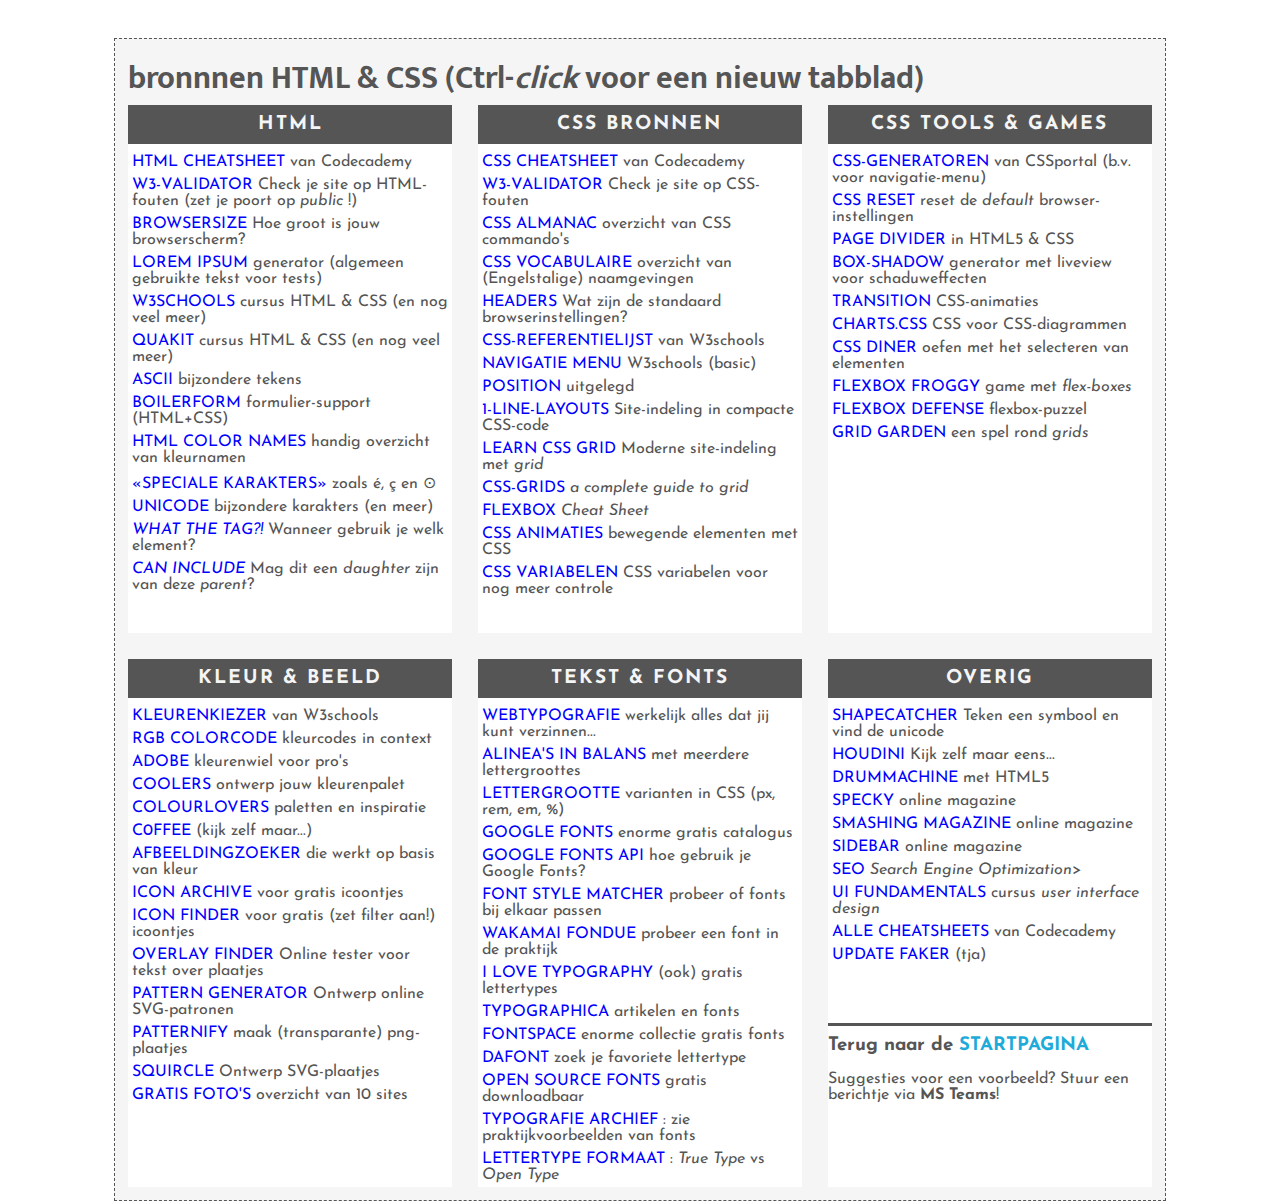
<file: bronnen/index.html>
<!DOCTYPE html>
<html lang="nl">
    <head>
        <meta charset="utf-8">
        <title>bronnen HTML & CSS</title>
        <link rel="stylesheet" href="https://fonts.googleapis.com/css?family=Mukta">
        <link rel="stylesheet" href="https://fonts.googleapis.com/css?family=Josefin+Sans">
        <link rel="stylesheet" href="bronnen.css">        
    </head>
    <body>
        <div id="container">
            <h1>bronnnen HTML & CSS (Ctrl-<em>click</em> voor een nieuw tabblad)</h1>
            <div id="grid-container">
                <div class="box a1">
                    <h2>HTML</h2>
                    <ul>
                        <!-- <li><a href=""></a> </li> -->
                        <li><a href="https://www.codecademy.com/learn/learn-html/modules/learn-html-elements/cheatsheet">HTML cheatsheet</a> van Codecademy</li>
                        <li><a href="https://validator.w3.org/nu/">W3-validator</a> Check je site op HTML-fouten (zet je poort op <em>public</em> !)</li>
                        <li><a href="https://www.webfx.com/tools/whats-my-browser-size/">browsersize</a> Hoe groot is jouw browserscherm?</li>
                        <li><a href="https://www.lipsum.com/">Lorem Ipsum</a> generator (algemeen gebruikte tekst voor tests)</li>
                        <li><a href="https://www.w3schools.com/html/default.asp">W3schools</a> cursus HTML & CSS (en nog veel meer)</li>
                        <li><a href="https://www.quackit.com/html/tutorial/">QuakIt</a> cursus HTML & CSS (en nog veel meer)</li>
                        <li><a href="https://ascii.cl/htmlcodes.htm">ASCII</a> bijzondere tekens</li>
                        <li><a href="https://boilerform.hankchizljaw.com/">Boilerform</a> formulier-support (HTML+CSS)</li>
                        <li><a href="https://htmlcolorcodes.com/color-names/">HTML color names</a> handig overzicht van kleurnamen</li>
                        <li><a href="https://dev.w3.org/html5/html-author/charref">&laquo;speciale karakters&raquo;</a> zoals &eacute;, &ccedil; en &odot;</li>
                        <li><a href="http://zuga.net/articles/">Unicode</a> bijzondere karakters (en meer)</li>
                        <li><a href="https://whatthetag.com/#/"><em>What the tag?!</em></a> Wanneer gebruik je welk element?</li>
                        <li><a href="https://caninclude.glitch.me/"><em>Can Include</em></a> Mag dit een <em>daughter</em> zijn van deze <em>parent</em>?</li>
                    </ul>
                </div>
                <div class="box b1">
                    <h2>CSS bronnen</h2>
                    <ul>
                        <li><a href="https://www.codecademy.com/learn/learn-css/modules/syntax-and-selectors/cheatsheet">CSS cheatsheet</a> van Codecademy</li>
                        <li><a href="https://jigsaw.w3.org/css-validator/">W3-validator</a> Check je site op CSS-fouten</li>
                        <li><a href="https://css-tricks.com/almanac/">CSS Almanac</a> overzicht van CSS commando's</li>
                        <li><a href="http://apps.workflower.fi/vocabs/css/en#selector">CSS vocabulaire</a> overzicht van (Engelstalige) naamgevingen</li>
                        <li><a href="http://zuga.net/articles/html-heading-elements/"> headers</a> Wat zijn de standaard browserinstellingen?</li>
                        <li><a href="https://www.w3schools.com/cssref/default.asp"> CSS-referentielijst</a> van W3schools</li>
                        <li><a href="https://www.w3schools.com/css/css_navbar.asp"> navigatie menu</a> W3schools (basic)</li>
                        <li><a href="https://www.freecodecamp.org/news/css-position-property-explained/">position</a> uitgelegd</li>
                        <li><a href="http://1linelayouts.glitch.me/">1-line-layouts</a> Site-indeling in compacte CSS-code</li>
                        <li><a href="https://learncssgrid.com/">Learn CSS Grid</a> Moderne site-indeling met <em>grid</em></li>
                        <li><a href="https://css-tricks.com/snippets/css/complete-guide-grid/">CSS-grids</a> <em>a complete guide to grid</em></li>
                        <li><a href="https://www.freecodecamp.org/news/flexbox-the-ultimate-css-flex-cheatsheet/">flexbox</a> <em>Cheat Sheet</em></li>
                        <li><a href="https://codersblock.com/blog/the-surprising-things-that-css-can-animate/">CSS animaties</a> bewegende elementen met CSS</li>
                        <li><a href="https://codersblock.com/blog/what-can-you-put-in-a-css-variable/">CSS variabelen</a> CSS variabelen voor nog meer controle</li>
                    </ul>
                </div>
                <div class="box c1">
                    <h2>CSS tools & games</h2>
                    <ul>
                        <li><a href="https://www.cssportal.com/css-generators.php">css-generatoren</a> van CSSportal (b.v. voor navigatie-menu)</li>
                        <li><a href="https://piccalil.li/blog/a-modern-css-reset/">CSS reset</a> reset de <em>default</em> browser-instellingen</li>
                        <li><a href="https://omatsuri.app/page-dividers">Page Divider</a> in HTML5 & CSS</li>
                        <li><a href="https://shadows.brumm.af/">Box-shadow</a> generator met liveview voor schaduweffecten</li>
                        <li><a href="https://www.freecodecamp.org/news/css-transition-examples/">transition</a> CSS-animaties</li>
                        <li><a href="https://chartscss.org/">Charts.css</a> CSS voor CSS-diagrammen</li>
                        <li><a href="https://flukeout.github.io/">CSS diner</a> oefen met het selecteren van elementen</li>
                        <li><a href="https://flexboxfroggy.com/#nl">Flexbox Froggy</a> game met <em>flex-boxes</em></li>
                        <li><a href="http://www.flexboxdefense.com/">Flexbox Defense</a> flexbox-puzzel</li>
                        <li><a href="https://cssgridgarden.com/#nl">Grid Garden</a> een spel rond <em>grids</em></li>
                    </ul>
                </div>
                <div class="box a2">
                    <h2>kleur & beeld</h2>
                    <ul>
                        <li><a href="https://www.w3schools.com/colors/colors_picker.asp">kleurenkiezer</a> van W3schools</li>
                        <li><a href="https://rgbcolorcode.com/">rgb colorcode</a> kleurcodes in context</li>
                        <li><a href="https://color.adobe.com/nl/create/color-wheel">Adobe</a> kleurenwiel voor pro's</li>
                        <li><a href="https://coolors.co/generate">Coolers</a> ontwerp jouw kleurenpalet</li>
                        <li><a href="https://www.colourlovers.com/">ColourLovers</a> paletten en inspiratie</li>
                        <li><a href="http://c0ffee.surge.sh/">c0ffee</a> (kijk zelf maar...)</li>
                        <li><a href="http://labs.tineye.com/">afbeeldingzoeker</a> die werkt op basis van kleur</li>
                        <li><a href="https://iconarchive.com/">Icon Archive</a> voor gratis icoontjes</li>
                        <li><a href="https://www.iconfinder.com/">Icon Finder</a> voor gratis (zet filter aan!) icoontjes</li>
                        <li><a href="https://codepen.io/yaphi1/pen/oNbEqGV">Overlay Finder</a> Online tester voor tekst over plaatjes</li>
                        <li><a href="https://notchris.net/patterns/">Pattern Generator</a> Ontwerp online SVG-patronen</li>
                        <li><a href="http://www.patternify.com/">Patternify</a> maak (transparante) png-plaatjes</li>
                        <li><a href="https://squircley.app/">Squircle</a> Ontwerp SVG-plaatjes</li>   
                        <li><a href="https://www.foleon.com/blog/best-free-business-stock-photo-websites">gratis foto's</a> overzicht van 10 sites</li>
                    </ul>
                </div>
                <div class="box b2">
                    <h2>tekst & fonts</h2>
                    <ul>
                        <li><a href="http://webtypography.net/toc/">WebTypografie</a> werkelijk alles dat jij kunt verzinnen...</li>
                        <li><a href="http://topfunky.com/baseline-rhythm-calculator/">alinea's in balans</a> met meerdere lettergroottes</li>
                        <li><a href="https://www.sitepoint.com/understanding-and-using-rem-units-in-css/">lettergrootte</a> varianten in CSS (px, rem, em, %)</li>
                        <li><a href="https://fonts.google.com/">Google Fonts</a> enorme gratis catalogus</li>
                        <li><a href="https://developers.google.com/fonts/docs/getting_started">Google Fonts API</a> hoe gebruik je Google Fonts?</li>
                        <li><a href="https://meowni.ca/font-style-matcher/">Font Style Matcher</a> probeer of fonts bij elkaar passen</li>
                        <li><a href="https://wakamaifondue.com/beta/">Wakamai Fondue</a> probeer een font in de praktijk</li>
                        <li><a href="https://fonts.ilovetypography.com/">I love typography</a> (ook) gratis lettertypes</li>
                        <li><a href="https://typographica.org/">Typographica</a> artikelen en fonts</li>
                        <li><a href="https://www.fontspace.com/">FontSpace</a> enorme collectie gratis fonts</li>
                        <li><a href="https://www.dafont.com/">DaFont</a> zoek je favoriete lettertype</li>
                        <li><a href="https://www.theleagueofmoveabletype.com/">Open Source Fonts</a> gratis downloadbaar</li>
                        <li><a href="https://fontsinuse.com/">Typografie Archief</a> : zie praktijkvoorbeelden van fonts</li>
                        <li><a href="https://www.makeuseof.com/tag/otf-vs-ttf-fonts-one-better/">lettertype formaat</a> : <em>True Type</em> vs <em>Open Type</em></li>
                    </ul>
                </div>
                <div class="box c2">
                    <h2>overig</h2>
                    <ul>
                        <li><a href="https://shapecatcher.com/">Shapecatcher</a> Teken een symbool en vind de unicode</li>
                        <li><a href="https://houdini.how/">Houdini</a> Kijk zelf maar eens...</li>
                        <li><a href="https://html5drummachine.com/virtual-drum-machine/">drummachine</a> met HTML5</li>
                        <li><a href="https://speckyboy.com/">Specky</a> online magazine</li>
                        <li><a href="https://www.smashingmagazine.com/">Smashing Magazine</a> online magazine</li>
                        <li><a href="https://sidebar.io/">SideBar</a> online magazine</li>
                        <li><a href="https://www.smashingmagazine.com/smashing-guide-search-engine-optimization/">SEO</a> <em>Search Engine Optimization</em>></li>
                        <li><a href="https://www.freecodecamp.org/news/learn-ui-design-fundamentals-with-this-free-one-hour-course/">UI fundamentals</a> cursus <em>user interface design</em></li>
                        <li><a href="https://www.codecademy.com/resources/cheatsheets/all">alle cheatsheets</a> van Codecademy</li>
                        <li><a href="https://updatefaker.com/windows10/BSOD.html">Update Faker</a> (tja)</li>
                    </ul>
                    <h3>Terug naar de <a href="../index.html">startpagina</a></h3>
                    <p>
                        Suggesties voor een voorbeeld? Stuur een berichtje via <strong>MS Teams</strong>!
                    </p>
                </div>
            </div>
        </div>
    </body>
</html>
</file>
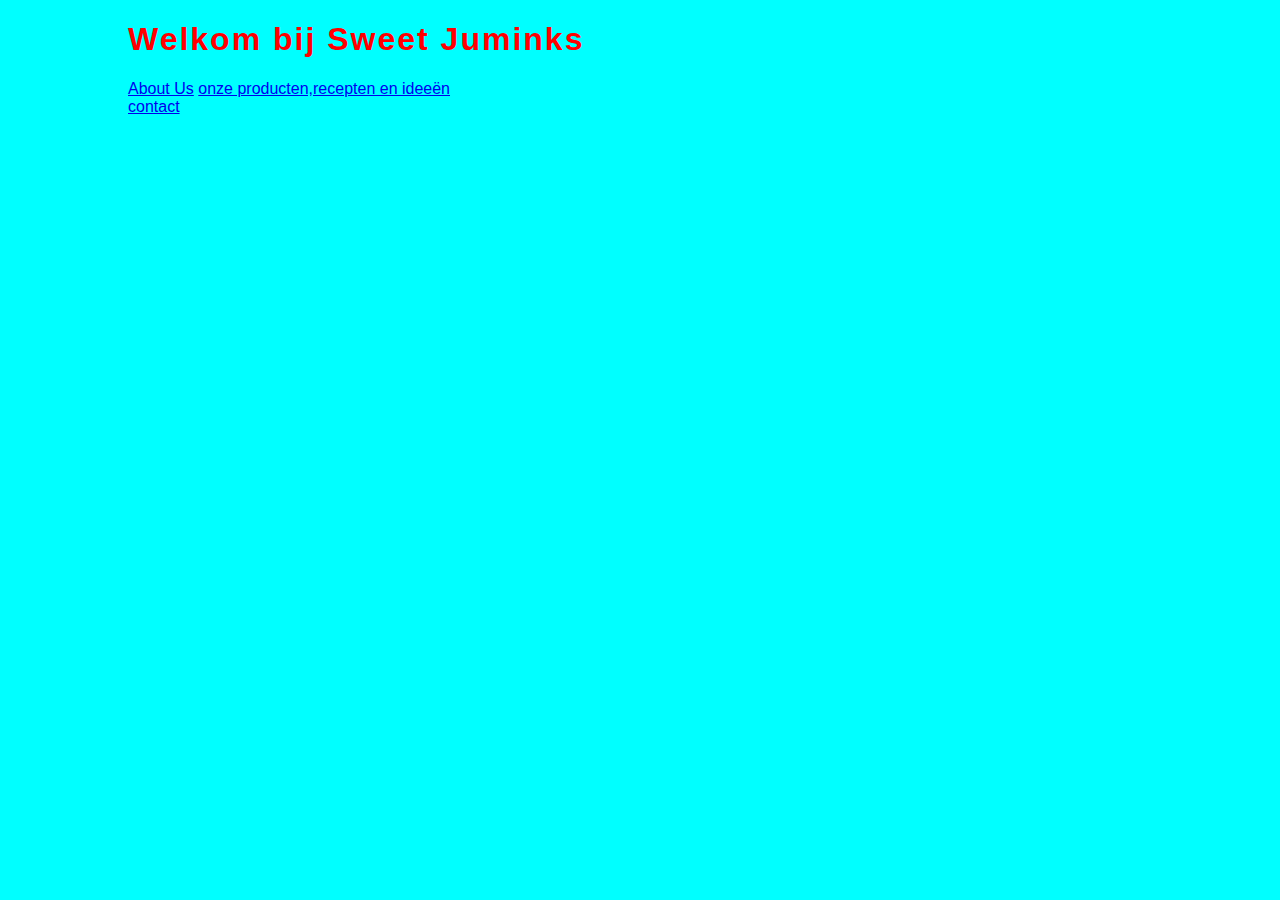
<file: PO/index.html>
<!DOCTYPE html>
<html lang="nl">
    <head>
        <meta charset="utf-8">
        <title>www.sweetjuminks.com</title>
        <link href='css/vormgeving.css' rel='stylesheet'>

    </head>
    <body>
        <div id="container">
            <h1>Welkom bij Sweet Juminks</h1>
            <nav>
            <a href="./index.html">About Us</a>
            <a href="./onze producten,recepten en ideeën">onze producten,recepten en ideeën</a>
            <li><a href="#Contact">contact</a></li>
           </ul>
        </nav>
        <div= id="About us">
        <h2>About us</h2>
        <p>Hallo wij zijn een bedrijf die mensen informeerd over verschillende soorten drinken.<br>
        Onze naam is Sweet Juminks en wij zijn vooral gespecialiseerd in soorten Lemonade.<br>Wij kunnen u informatie geven over
        wat de gezondste soort drinken is of wat u het beste aan uw kinderen kunt geven en over andere dingen.<br>Laat u inspireren en 
        snuffel even door onze recepten rond en raak geinspireerd door ons. </p>

        </div>

          
    </body>
</html>
</file>
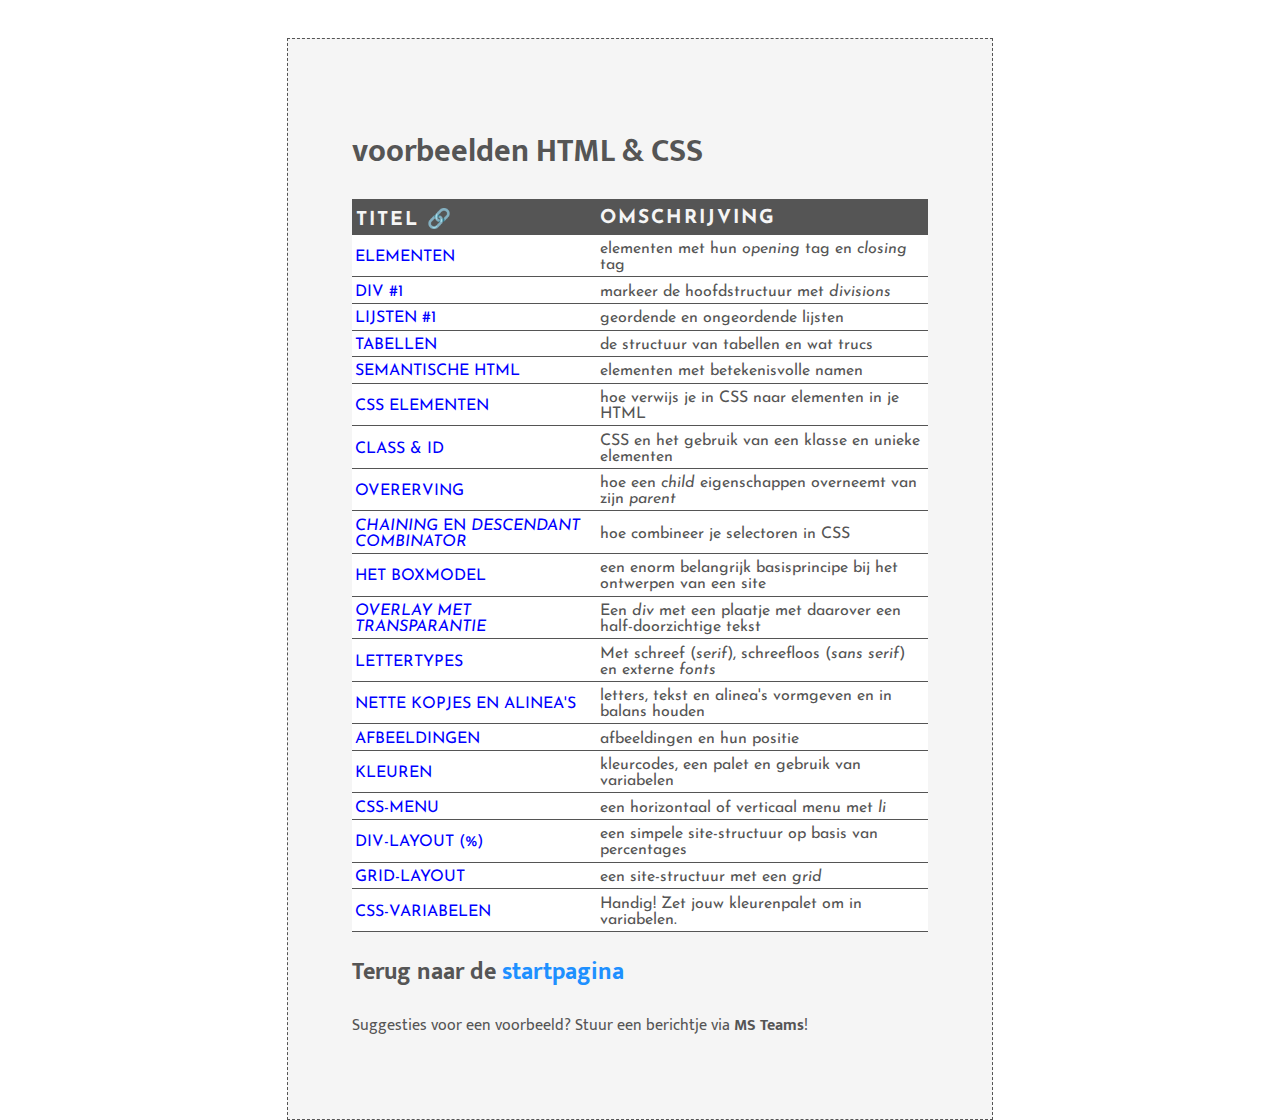
<file: voorbeeldenVanVNR/index.html>
<!DOCTYPE html>
<html lang="nl">
    <head>
        <meta charset="utf-8">
        <title>voorbeelden HTML&CSS</title>
        <link rel="stylesheet" href="https://fonts.googleapis.com/css?family=Mukta">
        <link rel="stylesheet" href="https://fonts.googleapis.com/css?family=Josefin+Sans">
        <link rel="stylesheet" href="css/vb.css">
    </head>
    <body>
        <div id="container">
            <h1>voorbeelden HTML & CSS</h1>
            <table>
              <thead>
                  <tr>
                      <th>titel &#128279;</th>
                      <th>omschrijving</th>
                  </tr>
              </thead>
              <tbody>
                  <tr>
                      <td><a href="elementen/elementen.html" target="_blank">elementen</a></td>
                      <td>elementen met hun <em>opening</em> tag en <em>closing</em> tag</td>
                  </tr>
                  <tr>
                      <td><a href="div1/div1.html" target="_blank">div #1</a></td>
                      <td>markeer de hoofdstructuur met <em>divisions</em></td>
                  </tr>
                  <tr>
                    <td><a href="lijst1/lijst1.html" target="_blank">lijsten #1</a></td>
                    <td>geordende en ongeordende lijsten</td>
                </tr>
                  <tr>
                      <td><a href="tabellen/tabellen.html" target="_blank">tabellen</a></td>
                      <td>de structuur van tabellen en wat trucs</td>
                  </tr>
                  <tr>
                    <td><a href="semantisch/semantisch.html" target="_blank">semantische HTML</a></td>
                    <td>elementen met betekenisvolle namen</td>
                  </tr>
                  <tr>
                    <td><a href="css1/css1.html" target="_blank">CSS elementen</a></td>
                    <td>hoe verwijs je in CSS naar elementen in je HTML</td>
                </tr>
                  <tr>
                    <td><a href="classID/classID.html" target="_blank">class & ID</a></td>
                    <td>CSS en het gebruik van een klasse en unieke elementen</td>
                </tr>
                <tr>
                    <td><a href="overerving/overerving.html" target="_blank">overerving</a></td>
                    <td>hoe een <em>child</em> eigenschappen overneemt van zijn <em>parent</em></td>
                </tr>
                <tr>
                    <td><a href="combi/combi.html" target="_blank"><em>chaining</em> en <em>descendant combinator</em></a></td>
                    <td>hoe combineer je selectoren in CSS</td>
                </tr>
                <tr>
                    <td><a href="boxmodel/boxmodel.html" target="_blank">het boxmodel</a></td>
                    <td>een enorm belangrijk basisprincipe bij het ontwerpen van een site</td>
                </tr>
                <tr>
                    <td><a href="overlay/overlay.html" target="_blank"><em>overlay</em> <em>met transparantie</em></a></td>
                    <td>Een <em>div</em> met een plaatje met daarover een half-doorzichtige tekst</td>
                </tr>
                <tr>
                    <td><a href="fonts/fonts.html" target="_blank">lettertypes</a></td>
                    <td>Met schreef (<em>serif</em>), schreefloos (<em>sans serif</em>) en externe <em>fonts</em></td>
                </tr>
                <tr>
                    <td><a href="tekst/tekst.html" target="_blank">nette kopjes en alinea's</a></td>
                    <td>letters, tekst en alinea's vormgeven en in balans houden</td>
                </tr>
                <tr>
                    <td><a href="afbeeldingen/afbeeldingen.html" target="_blank">afbeeldingen</a></td>
                    <td>afbeeldingen en hun positie</td>
                </tr>
                <tr>
                    <td><a href="kleur/kleur.html" target="_blank">kleuren</a></td>
                    <td>kleurcodes, een palet en gebruik van variabelen</td>
                </tr>
                <tr>
                    <td><a href="menu/menu.html" target="_blank">CSS-menu</a></td>
                    <td>een horizontaal of verticaal menu met <em>li</em></td>
                </tr>
                <tr>
                    <td><a href="divontwerp/divontwerp.html" target="_blank">div-layout (%)</a></td>
                    <td>een simpele site-structuur op basis van percentages</td>
                </tr>
                <tr>
                    <td><a href="grid/grid.html" target="_blank">grid-layout</a></td>
                    <td>een site-structuur met een <em>grid</em></td>
                </tr>
                <tr>
                    <td><a href="variabelen/variabelen.html" target="_blank">CSS-variabelen</a></td>
                    <td>Handig! Zet jouw kleurenpalet om in variabelen.</td>
                </tr>
               </tbody>
          </table>
          <h2>Terug naar de <a href="../index.html">startpagina</a></h2>
          <p>
              Suggesties voor een voorbeeld? Stuur een berichtje via <strong>MS Teams</strong>!
          </p>
        </div>
    </body>
</html>
</file>
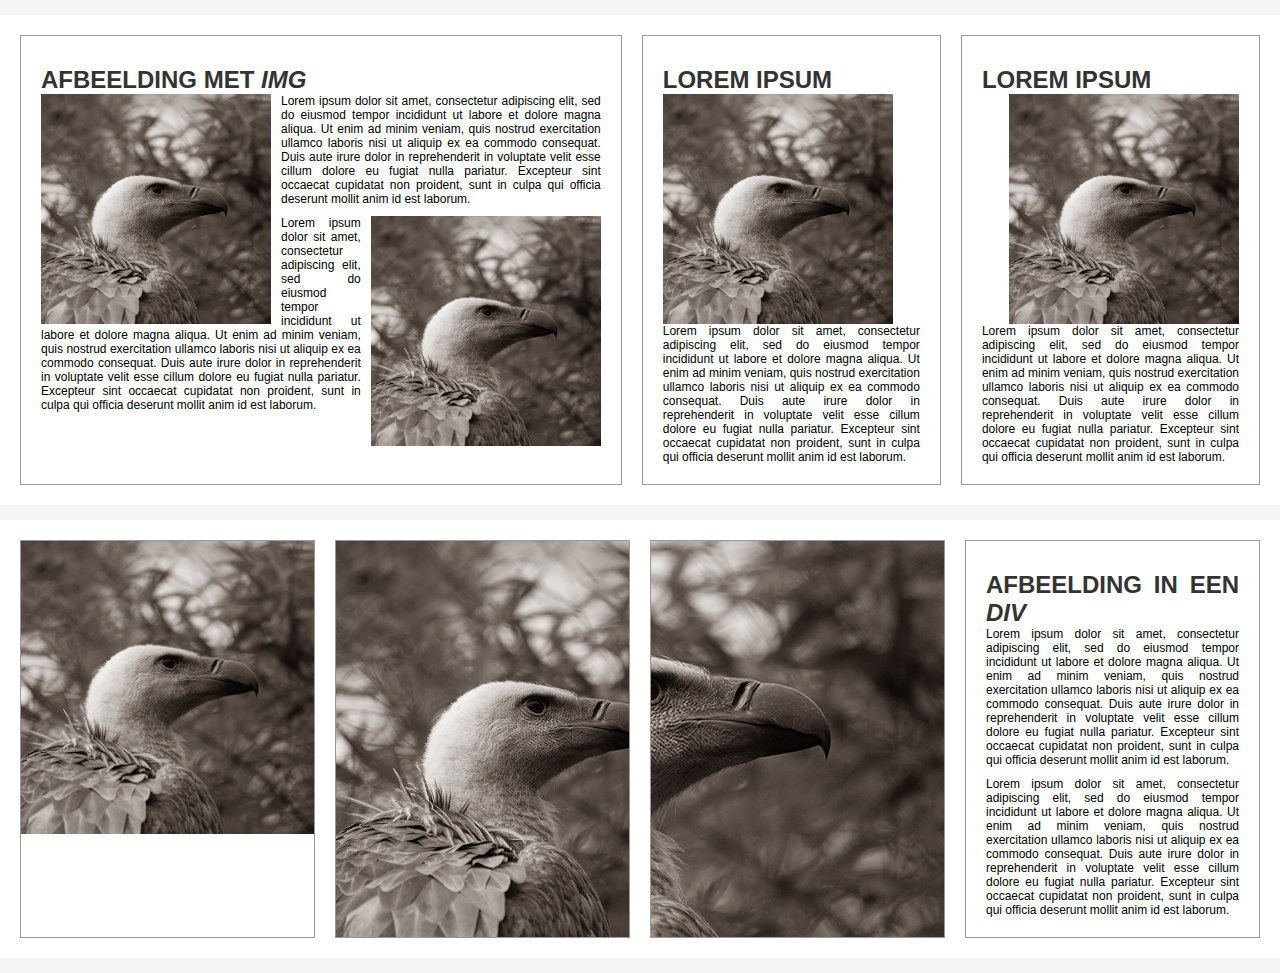
<file: voorbeeldenVanVNR/afbeeldingen/afbeeldingen.html>
<!DOCTYPE html>
<html lang="zxx">
    <head>
        <meta charset="utf-8">
        <title>afbeeldingen</title>
            <link rel="stylesheet" href="afbeeldingen.css">
    </head>
    <body>
        <div class="container">
            <div class="double">
                <h1>afbeelding met <em>img</em></h1>
                <img class="vogelplaatjeLinks" src="vogel.jpg" alt="roofvogel" />
                <p>
                    Lorem ipsum dolor sit amet, consectetur adipiscing elit, sed do eiusmod tempor incididunt ut labore et dolore magna aliqua. Ut enim ad minim veniam, quis nostrud exercitation ullamco laboris nisi ut aliquip ex ea commodo consequat. Duis aute irure dolor in reprehenderit in voluptate velit esse cillum dolore eu fugiat nulla pariatur. Excepteur sint occaecat cupidatat non proident, sunt in culpa qui officia deserunt mollit anim id est laborum.
                </p>
                <img class="vogelplaatjeRechts" src="vogel.jpg" alt="roofvogel" />
                <p>
                    Lorem ipsum dolor sit amet, consectetur adipiscing elit, sed do eiusmod tempor incididunt ut labore et dolore magna aliqua. Ut enim ad minim veniam, quis nostrud exercitation ullamco laboris nisi ut aliquip ex ea commodo consequat. Duis aute irure dolor in reprehenderit in voluptate velit esse cillum dolore eu fugiat nulla pariatur. Excepteur sint occaecat cupidatat non proident, sunt in culpa qui officia deserunt mollit anim id est laborum.
                </p>
            </div>
            <div class="box">
                <h1>lorem ipsum</h1>
                <img class="vogelplaatjeLinks" src="vogel.jpg" alt="roofvogel" />
                <p>
                    Lorem ipsum dolor sit amet, consectetur adipiscing elit, sed do eiusmod tempor incididunt ut labore et dolore magna aliqua. Ut enim ad minim veniam, quis nostrud exercitation ullamco laboris nisi ut aliquip ex ea commodo consequat. Duis aute irure dolor in reprehenderit in voluptate velit esse cillum dolore eu fugiat nulla pariatur. Excepteur sint occaecat cupidatat non proident, sunt in culpa qui officia deserunt mollit anim id est laborum.
                </p>
            </div>
            <div class="box">
                <h1>lorem ipsum</h1>
                <img class="vogelplaatjeRechts" src="vogel.jpg" alt="roofvogel" />
                <p>
                    Lorem ipsum dolor sit amet, consectetur adipiscing elit, sed do eiusmod tempor incididunt ut labore et dolore magna aliqua. Ut enim ad minim veniam, quis nostrud exercitation ullamco laboris nisi ut aliquip ex ea commodo consequat. Duis aute irure dolor in reprehenderit in voluptate velit esse cillum dolore eu fugiat nulla pariatur. Excepteur sint occaecat cupidatat non proident, sunt in culpa qui officia deserunt mollit anim id est laborum.
                </p>
            </div>
        </div>

        <div class="container">
            <div class="box fotodiv L">
            </div>
            <div class="box fotodiv M">
            </div>
            <div class="box fotodiv R">
            </div>
            <div class="box">
                <h1>afbeelding in een <em>div</em></h1>
                <p>
                    Lorem ipsum dolor sit amet, consectetur adipiscing elit, sed do eiusmod tempor incididunt ut labore et dolore magna aliqua. Ut enim ad minim veniam, quis nostrud exercitation ullamco laboris nisi ut aliquip ex ea commodo consequat. Duis aute irure dolor in reprehenderit in voluptate velit esse cillum dolore eu fugiat nulla pariatur. Excepteur sint occaecat cupidatat non proident, sunt in culpa qui officia deserunt mollit anim id est laborum.
                </p>
                <p>
                    Lorem ipsum dolor sit amet, consectetur adipiscing elit, sed do eiusmod tempor incididunt ut labore et dolore magna aliqua. Ut enim ad minim veniam, quis nostrud exercitation ullamco laboris nisi ut aliquip ex ea commodo consequat. Duis aute irure dolor in reprehenderit in voluptate velit esse cillum dolore eu fugiat nulla pariatur. Excepteur sint occaecat cupidatat non proident, sunt in culpa qui officia deserunt mollit anim id est laborum.
                </p>
            </div>
        </div>
    </body>
</html>
</file>
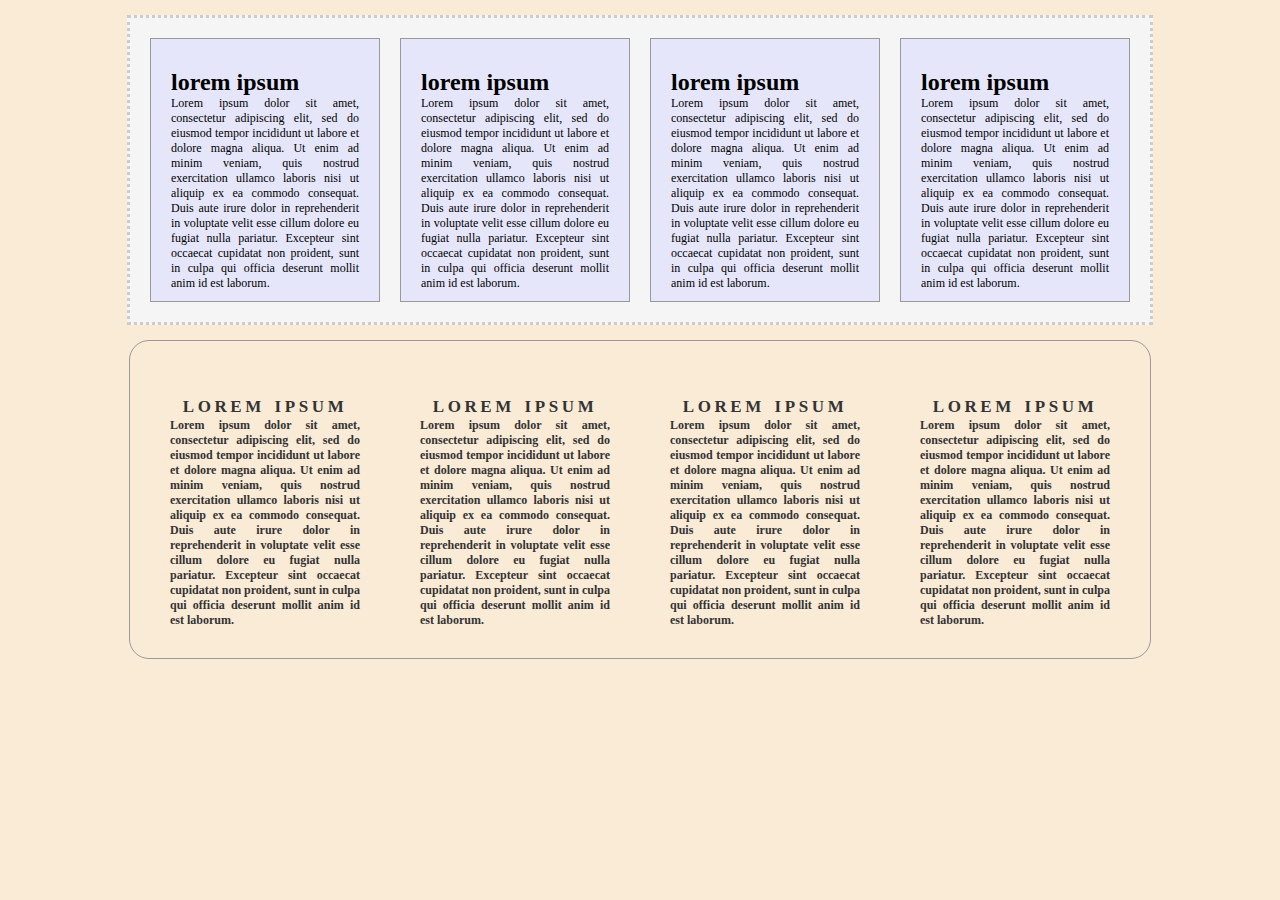
<file: voorbeeldenVanVNR/boxmodel/boxmodel.html>
<!DOCTYPE html>
<html lang="zxx">
    <head>
        <meta charset="utf-8">
        <title>boxmodel</title>
            <link rel="stylesheet" href="boxmodel.css">
    </head>
    <body>
        <div class="container">
            <div class="box">
                <h1>lorem ipsum</h1>
                <p>
                    Lorem ipsum dolor sit amet, consectetur adipiscing elit, sed do eiusmod tempor incididunt ut labore et dolore magna aliqua. Ut enim ad minim veniam, quis nostrud exercitation ullamco laboris nisi ut aliquip ex ea commodo consequat. Duis aute irure dolor in reprehenderit in voluptate velit esse cillum dolore eu fugiat nulla pariatur. Excepteur sint occaecat cupidatat non proident, sunt in culpa qui officia deserunt mollit anim id est laborum.
                </p>
            </div>
            <div class="box">
                <h1>lorem ipsum</h1>
                <p>
                    Lorem ipsum dolor sit amet, consectetur adipiscing elit, sed do eiusmod tempor incididunt ut labore et dolore magna aliqua. Ut enim ad minim veniam, quis nostrud exercitation ullamco laboris nisi ut aliquip ex ea commodo consequat. Duis aute irure dolor in reprehenderit in voluptate velit esse cillum dolore eu fugiat nulla pariatur. Excepteur sint occaecat cupidatat non proident, sunt in culpa qui officia deserunt mollit anim id est laborum.
                </p>
            </div>
            <div class="box">
                <h1>lorem ipsum</h1>
                <p>
                    Lorem ipsum dolor sit amet, consectetur adipiscing elit, sed do eiusmod tempor incididunt ut labore et dolore magna aliqua. Ut enim ad minim veniam, quis nostrud exercitation ullamco laboris nisi ut aliquip ex ea commodo consequat. Duis aute irure dolor in reprehenderit in voluptate velit esse cillum dolore eu fugiat nulla pariatur. Excepteur sint occaecat cupidatat non proident, sunt in culpa qui officia deserunt mollit anim id est laborum.
                </p>
            </div>
            <div class="box">
                <h1>lorem ipsum</h1>
                <p>
                    Lorem ipsum dolor sit amet, consectetur adipiscing elit, sed do eiusmod tempor incididunt ut labore et dolore magna aliqua. Ut enim ad minim veniam, quis nostrud exercitation ullamco laboris nisi ut aliquip ex ea commodo consequat. Duis aute irure dolor in reprehenderit in voluptate velit esse cillum dolore eu fugiat nulla pariatur. Excepteur sint occaecat cupidatat non proident, sunt in culpa qui officia deserunt mollit anim id est laborum.
                </p>
            </div>
        </div>

        <div class="container onder">
            <div class="box">
                <h1>lorem ipsum</h1>
                <p>
                    Lorem ipsum dolor sit amet, consectetur adipiscing elit, sed do eiusmod tempor incididunt ut labore et dolore magna aliqua. Ut enim ad minim veniam, quis nostrud exercitation ullamco laboris nisi ut aliquip ex ea commodo consequat. Duis aute irure dolor in reprehenderit in voluptate velit esse cillum dolore eu fugiat nulla pariatur. Excepteur sint occaecat cupidatat non proident, sunt in culpa qui officia deserunt mollit anim id est laborum.
                </p>
            </div>
            <div class="box">
                <h1>lorem ipsum</h1>
                <p>
                    Lorem ipsum dolor sit amet, consectetur adipiscing elit, sed do eiusmod tempor incididunt ut labore et dolore magna aliqua. Ut enim ad minim veniam, quis nostrud exercitation ullamco laboris nisi ut aliquip ex ea commodo consequat. Duis aute irure dolor in reprehenderit in voluptate velit esse cillum dolore eu fugiat nulla pariatur. Excepteur sint occaecat cupidatat non proident, sunt in culpa qui officia deserunt mollit anim id est laborum.
                </p>
            </div>
            <div class="box">
                <h1>lorem ipsum</h1>
                <p>
                    Lorem ipsum dolor sit amet, consectetur adipiscing elit, sed do eiusmod tempor incididunt ut labore et dolore magna aliqua. Ut enim ad minim veniam, quis nostrud exercitation ullamco laboris nisi ut aliquip ex ea commodo consequat. Duis aute irure dolor in reprehenderit in voluptate velit esse cillum dolore eu fugiat nulla pariatur. Excepteur sint occaecat cupidatat non proident, sunt in culpa qui officia deserunt mollit anim id est laborum.
                </p>
            </div>
            <div class="box">
                <h1>lorem ipsum</h1>
                <p>
                    Lorem ipsum dolor sit amet, consectetur adipiscing elit, sed do eiusmod tempor incididunt ut labore et dolore magna aliqua. Ut enim ad minim veniam, quis nostrud exercitation ullamco laboris nisi ut aliquip ex ea commodo consequat. Duis aute irure dolor in reprehenderit in voluptate velit esse cillum dolore eu fugiat nulla pariatur. Excepteur sint occaecat cupidatat non proident, sunt in culpa qui officia deserunt mollit anim id est laborum.
                </p>
            </div>
        </div>
    </body>
</html>
</file>
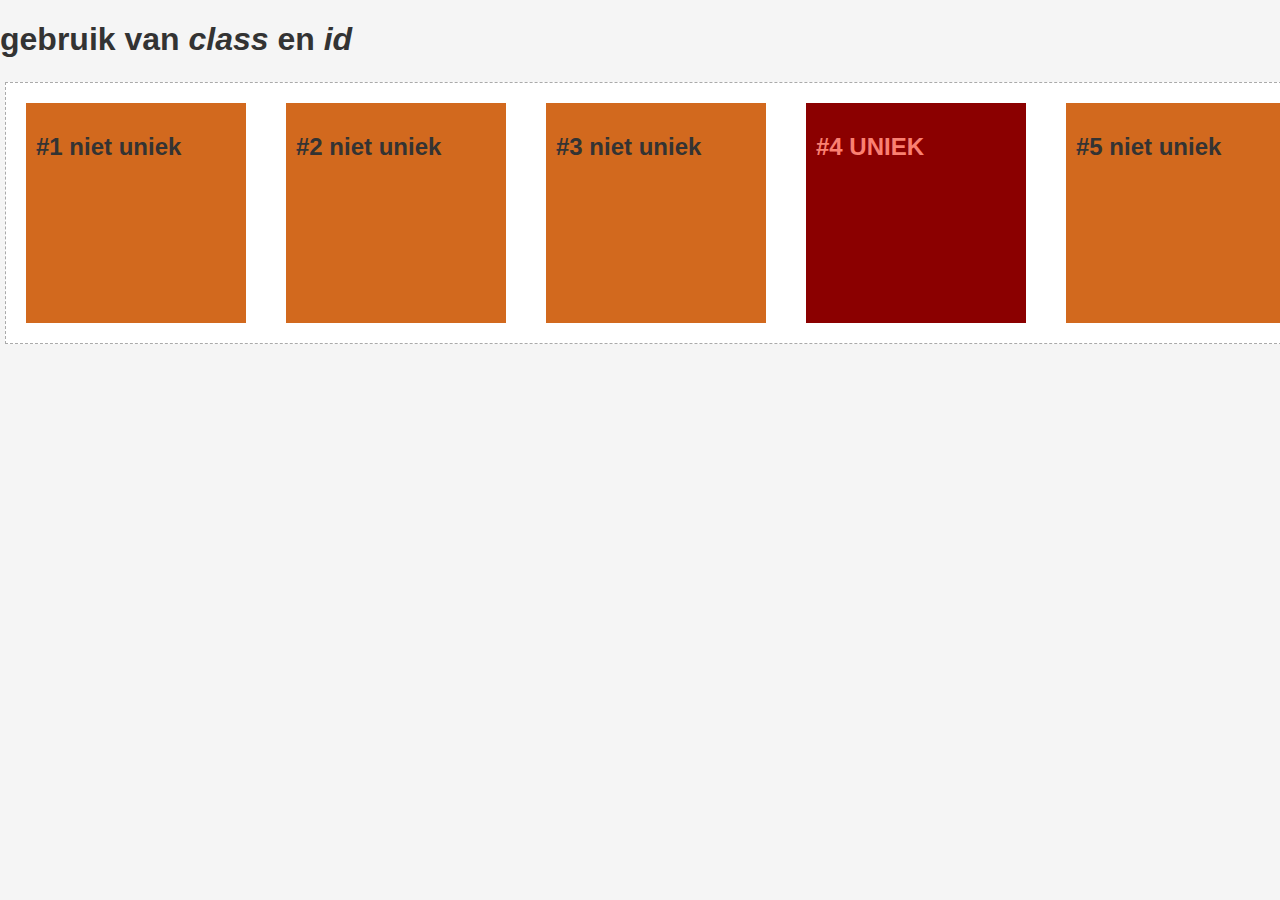
<file: voorbeeldenVanVNR/classID/classID.html>
<!DOCTYPE html>
<html lang="nl">
    <head>
        <meta charset="utf-8">
        <title>class & ID</title>
            <link rel="stylesheet" href="classID.css">
    </head>
    <body>
        <h1>gebruik van <em>class</em> en <em>id</em></h1>
        <div id="container">

            <div class="vierkant">
                <h2>#1 niet uniek</h2>
            </div>
            <div class="vierkant">
                <h2>#2 niet uniek</h2>
            </div>
            <div class="vierkant">
                <h2>#3 niet uniek</h2>                
            </div>
            <div class="vierkant" id="uniek">
                <h2>#4 uniek</h2>                
            </div>
            <div class="vierkant">
                <h2>#5 niet uniek</h2>                
            </div>
            
        </div>
    </body>
</html>
</file>
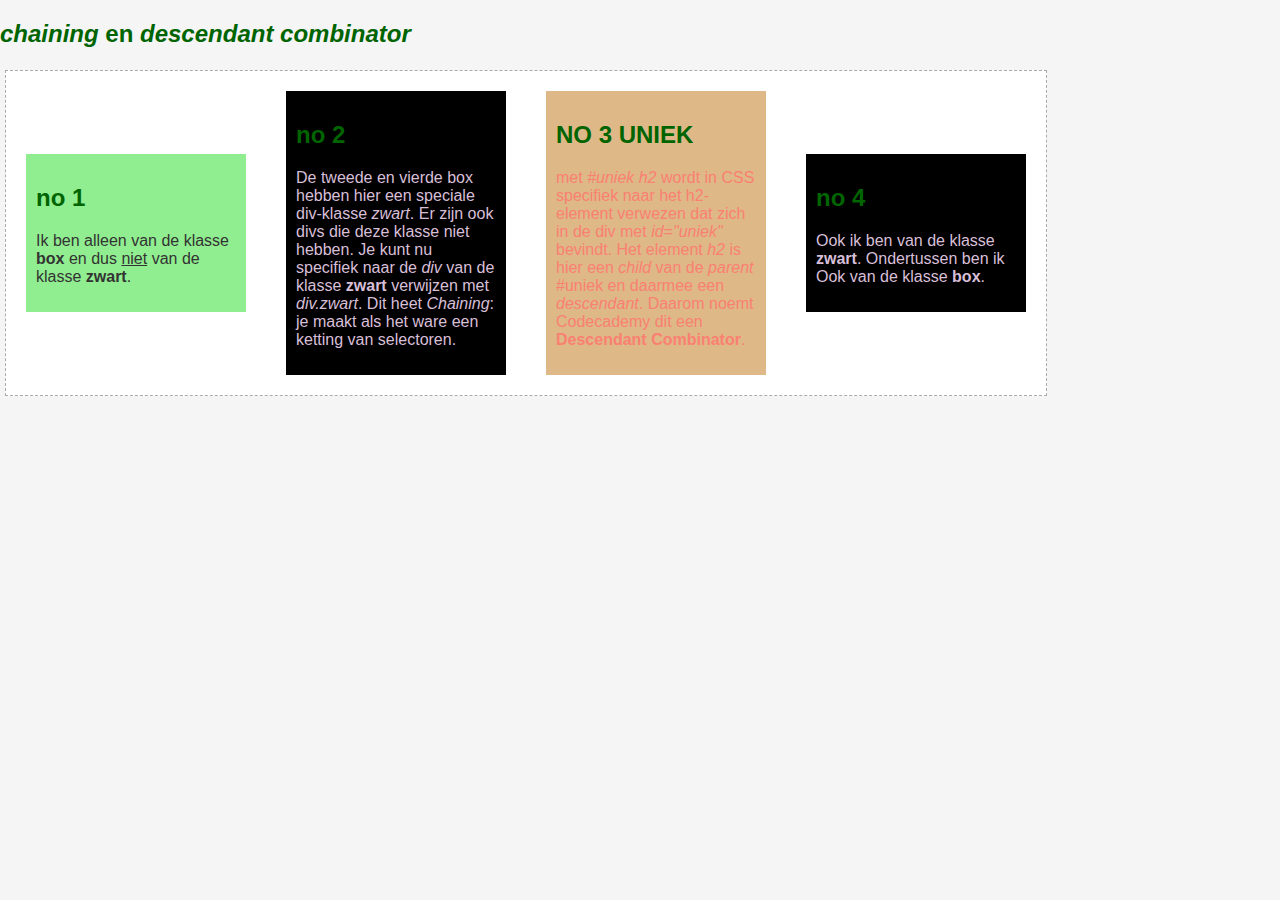
<file: voorbeeldenVanVNR/combi/combi.html>
<!DOCTYPE html>
<html lang="nl">
    <head>
        <meta charset="utf-8">
        <title>selectie van combinaties</title>
            <link rel="stylesheet" href="combi.css">
    </head>
    <body>
        <h2><em>chaining</em> en <em>descendant combinator</em></h2>
        <div id="container">
            <div class="box">
                <h2> no 1</h2>
                <p>
                    Ik ben alleen van de klasse <strong>box</strong> en dus <u>niet</u> van de klasse <strong>zwart</strong>.
                </p>
            </div>
            <div class="box zwart">
                <h2>no 2</h2>
                <p>
                    De tweede en vierde box hebben hier een speciale div-klasse <em>zwart</em>. Er zijn
                    ook divs die deze klasse niet hebben. Je kunt nu specifiek naar de <em>div</em>
                    van de klasse <strong>zwart</strong> verwijzen met <em>div.zwart</em>.
                    Dit heet <em>Chaining</em>: je maakt als het ware een ketting van selectoren.
                </p>
            </div>
            <div class="box" id="uniek">
                <h2>no 3 uniek</h2>   
                <p>
                    met <em>#uniek h2</em> wordt in CSS specifiek naar het h2-element verwezen dat
                    zich in de div met <em>id="uniek"</em> bevindt. Het element <em>h2</em> is hier
                    een <em>child</em> van de <em>parent</em> #uniek en daarmee een <em>descendant</em>.
                    Daarom noemt Codecademy dit een <strong>Descendant Combinator</strong>.
                </p>             
            </div>
            <div class="box zwart">
                <h2>no 4</h2>     
                <p>
                    Ook ik ben van de klasse <strong>zwart</strong>. Ondertussen ben ik Ook
                    van de klasse <strong>box</strong>.
                </p>           
            </div>
        </div>
    </body>
</html>
</file>
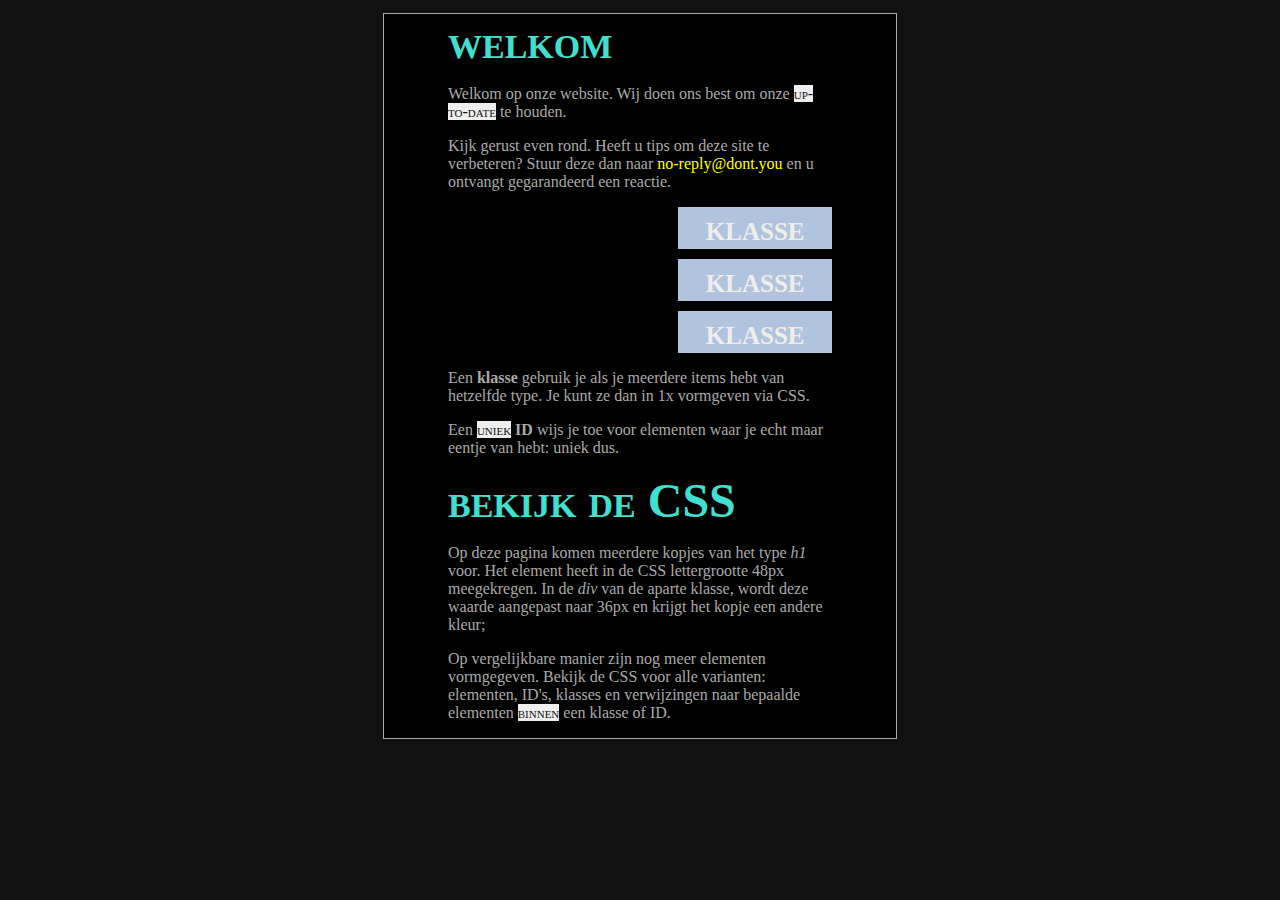
<file: voorbeeldenVanVNR/css1/css1.html>
<!DOCTYPE html>
<html lang="nl">
    <head>
        <meta charset="utf-8">
        <title>basis CSS</title>
        
            <link rel="stylesheet" href="css1.css">
        
    </head>
    <body>
        <div id="container">
            <h1>welkom</h1>
            <p>
               Welkom op onze website. Wij doen ons best om
               onze <span>up-to-date</span> te houden.
            </p>
            <p>
                Kijk gerust even rond. Heeft u tips om deze site te verbeteren?
                Stuur deze dan naar <a href="#">no-reply@dont.you</a> en u ontvangt gegarandeerd een reactie.
             </p>
             <div class="meerdaneen">
                 <h1>klasse</h1>
             </div>
             <div class="meerdaneen">
                <h1>klasse</h1>
            </div>
            <div class="meerdaneen">
                <h1>klasse</h1>
            </div>
            <p>
                Een <strong>klasse</strong> gebruik je als je meerdere items hebt van hetzelfde type.
                Je kunt ze dan in 1x vormgeven via CSS.
            </p>
            <p>
                Een <span>uniek</span> <strong>ID</strong> wijs je toe voor elementen waar je echt
                maar eentje van hebt: uniek dus.
            </p>
            <h1>bekijk de CSS</h1>
            <p>
                Op deze pagina komen meerdere kopjes van het type <em>h1</em> voor.
                Het element heeft in de CSS lettergrootte 48px meegekregen. In de <em>div</em>
                van de aparte klasse, wordt deze waarde aangepast naar 36px en krijgt het kopje een andere kleur;
            </p>
            <p>
                Op vergelijkbare manier zijn nog meer elementen vormgegeven. Bekijk de CSS voor alle
                varianten: elementen, ID's, klasses en verwijzingen naar bepaalde elementen <span>binnen</span> een klasse of ID.
            </p>
        </div>
    </body>
</html>
</file>
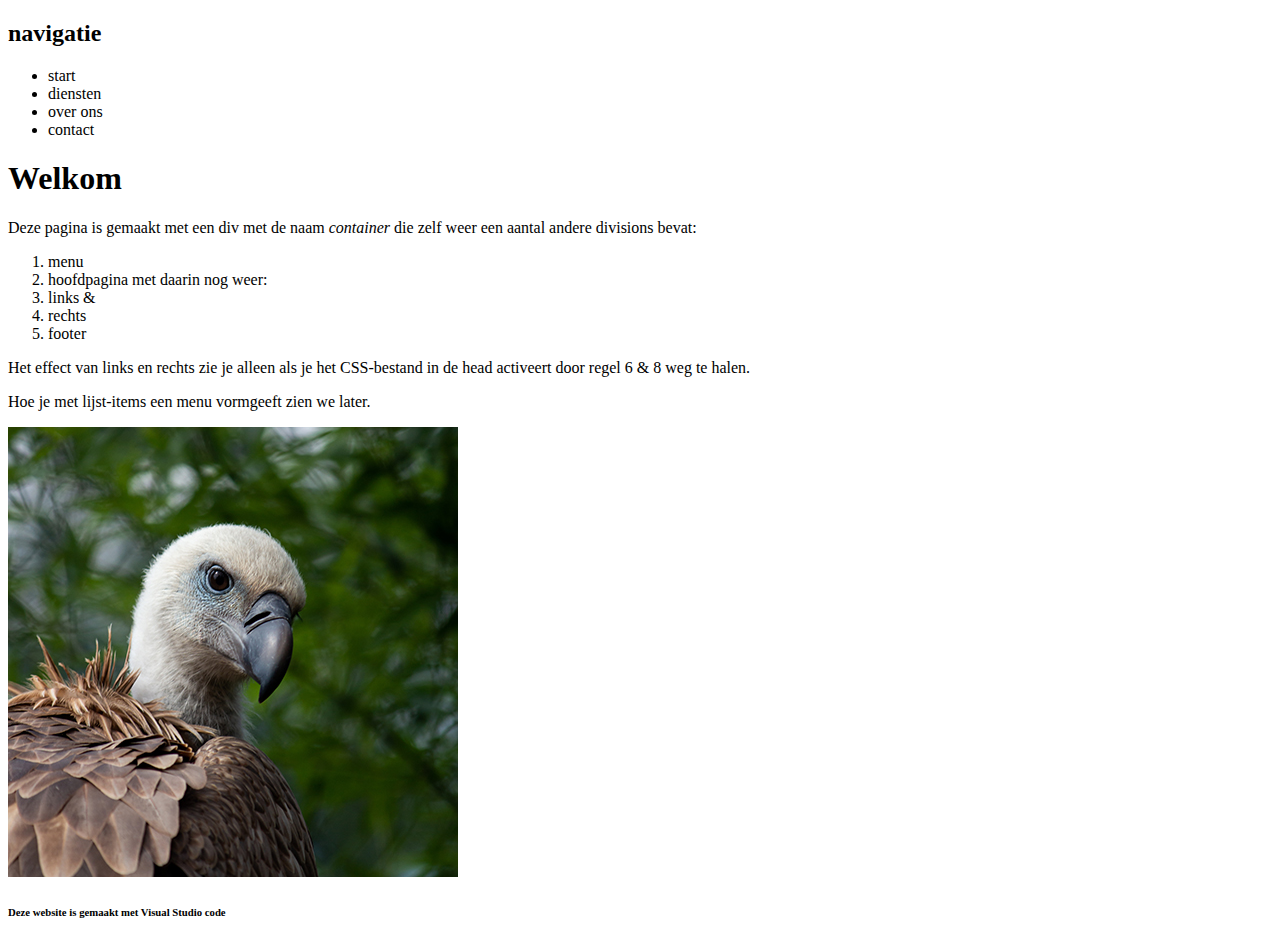
<file: voorbeeldenVanVNR/div1/div1.html>
<!DOCTYPE html>
<html lang="nl">
    <head>
        <meta charset="utf-8">
        <title>divisions #1</title>
        <!--
            <link rel="stylesheet" href="div1.css">        
        -->
    </head>
    <body>
        <div id="container">
            <div id="menu">
                <h2>navigatie</h2>
                <ul>
                    <li>start</li>
                    <li>diensten</li>
                    <li>over ons</li>
                    <li>contact</li>
                </ul>
            </div> <!-- einde div menu -->
            <div id="hoofdpagina">
                <div id="links">
                    <h1>Welkom</h1>
                    <p>Deze pagina is gemaakt met een div met de naam <em>container</em> die zelf
                    weer een aantal andere divisions bevat:
                <ol>
                    <li>menu</li>
                    <li>hoofdpagina met daarin nog weer:</li>
                    <li>links &</li>
                    <li>rechts</li>
                    <li>footer</li>
                </ol>
                Het effect van links en rechts zie je alleen als je het CSS-bestand in de head activeert
                door regel 6 & 8 weg te halen.
                </p>
                <p>
                    Hoe je met lijst-items een menu vormgeeft zien we later.
                </p>
                </div>
                <div id="rechts">
                    <img src="vogel450px.jpg">
                </div>                
            </div> <!-- einde div hoofdpagina -->
            <div id="footer">
                <h6>Deze website is gemaakt met Visual Studio code</h6>
            </div> <!-- einde div footer -->
        </div>
    </body>
</html>
</file>
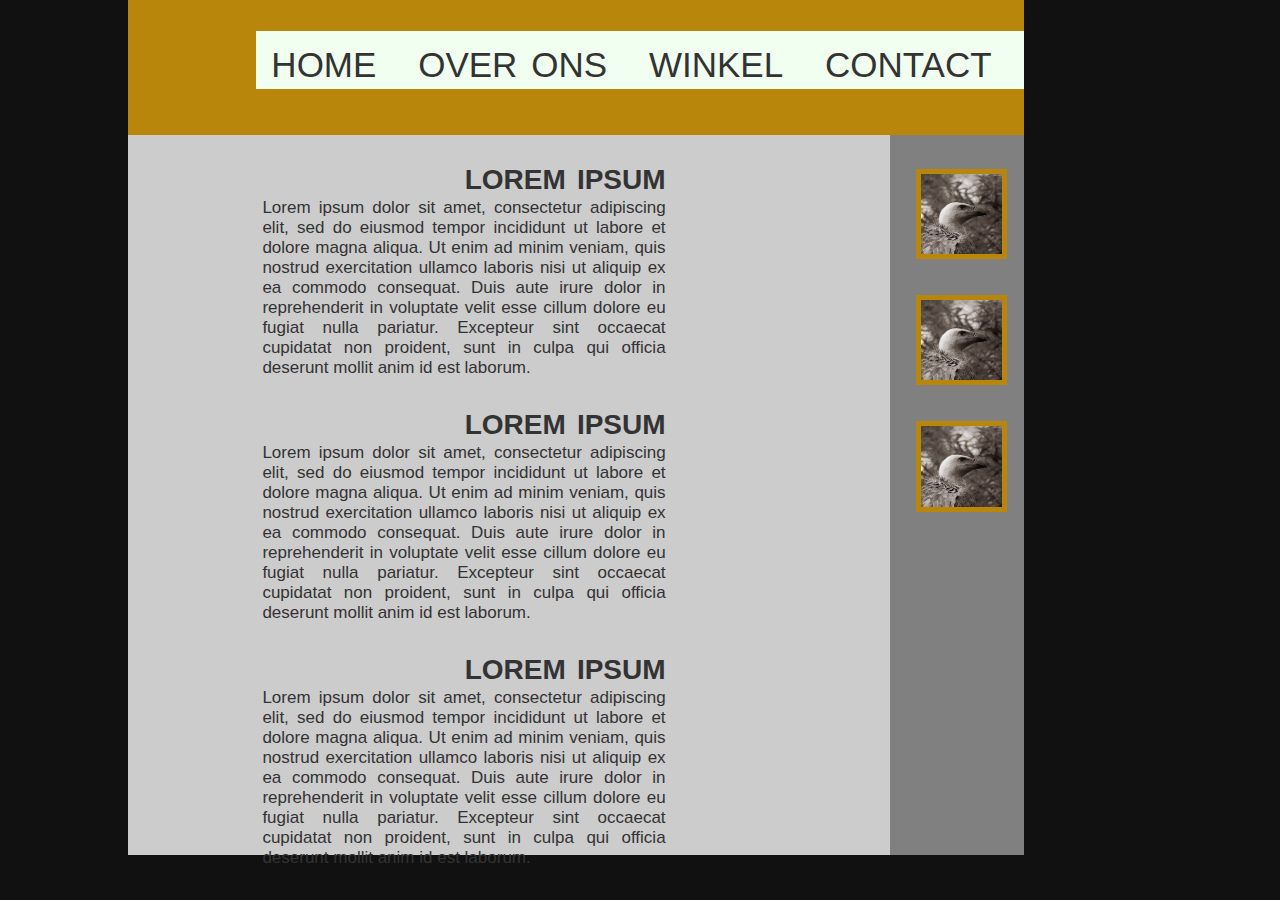
<file: voorbeeldenVanVNR/divontwerp/divontwerp.html>
<!DOCTYPE html>
<html lang="zxx">
    <head>
        <meta charset="utf-8">
        <title>layout met percentages</title>
        
            <link rel="stylesheet" href="divontwerp.css">
        
    </head>
    <body>
        <div id="menu">
            <ul class="horizontaal">
                <li><a href="#">home</a></li>
                <li><a href="#">over ons</a></li>
                <li><a href="#">winkel</a></li>
                <li><a href="#">contact</a></li>
            </ul>
        </div>
        <div id="container">
            <div id="content">
                <h1>Lorem Ipsum</h1>
                <p>Lorem ipsum dolor sit amet, consectetur adipiscing elit, sed do eiusmod tempor incididunt ut labore et dolore magna aliqua. Ut enim ad minim veniam, quis nostrud exercitation ullamco laboris nisi ut aliquip ex ea commodo consequat. Duis aute irure dolor in reprehenderit in voluptate velit esse cillum dolore eu fugiat nulla pariatur. Excepteur sint occaecat cupidatat non proident, sunt in culpa qui officia deserunt mollit anim id est laborum.</p>
                <h1>Lorem Ipsum</h1>
                <p>Lorem ipsum dolor sit amet, consectetur adipiscing elit, sed do eiusmod tempor incididunt ut labore et dolore magna aliqua. Ut enim ad minim veniam, quis nostrud exercitation ullamco laboris nisi ut aliquip ex ea commodo consequat. Duis aute irure dolor in reprehenderit in voluptate velit esse cillum dolore eu fugiat nulla pariatur. Excepteur sint occaecat cupidatat non proident, sunt in culpa qui officia deserunt mollit anim id est laborum.</p>
                <h1>Lorem Ipsum</h1>
                <p>Lorem ipsum dolor sit amet, consectetur adipiscing elit, sed do eiusmod tempor incididunt ut labore et dolore magna aliqua. Ut enim ad minim veniam, quis nostrud exercitation ullamco laboris nisi ut aliquip ex ea commodo consequat. Duis aute irure dolor in reprehenderit in voluptate velit esse cillum dolore eu fugiat nulla pariatur. Excepteur sint occaecat cupidatat non proident, sunt in culpa qui officia deserunt mollit anim id est laborum.</p>
            </div>
            <div id="plaatjes">
                <img class="fotobalk" src='vogel.jpg' alt="vogel"/>
                <img class="fotobalk" src='vogel.jpg' alt="vogel"/>
                <img class="fotobalk" src='vogel.jpg' alt="vogel"/>
            </div>
        </div>
    </body>
</html>
</file>
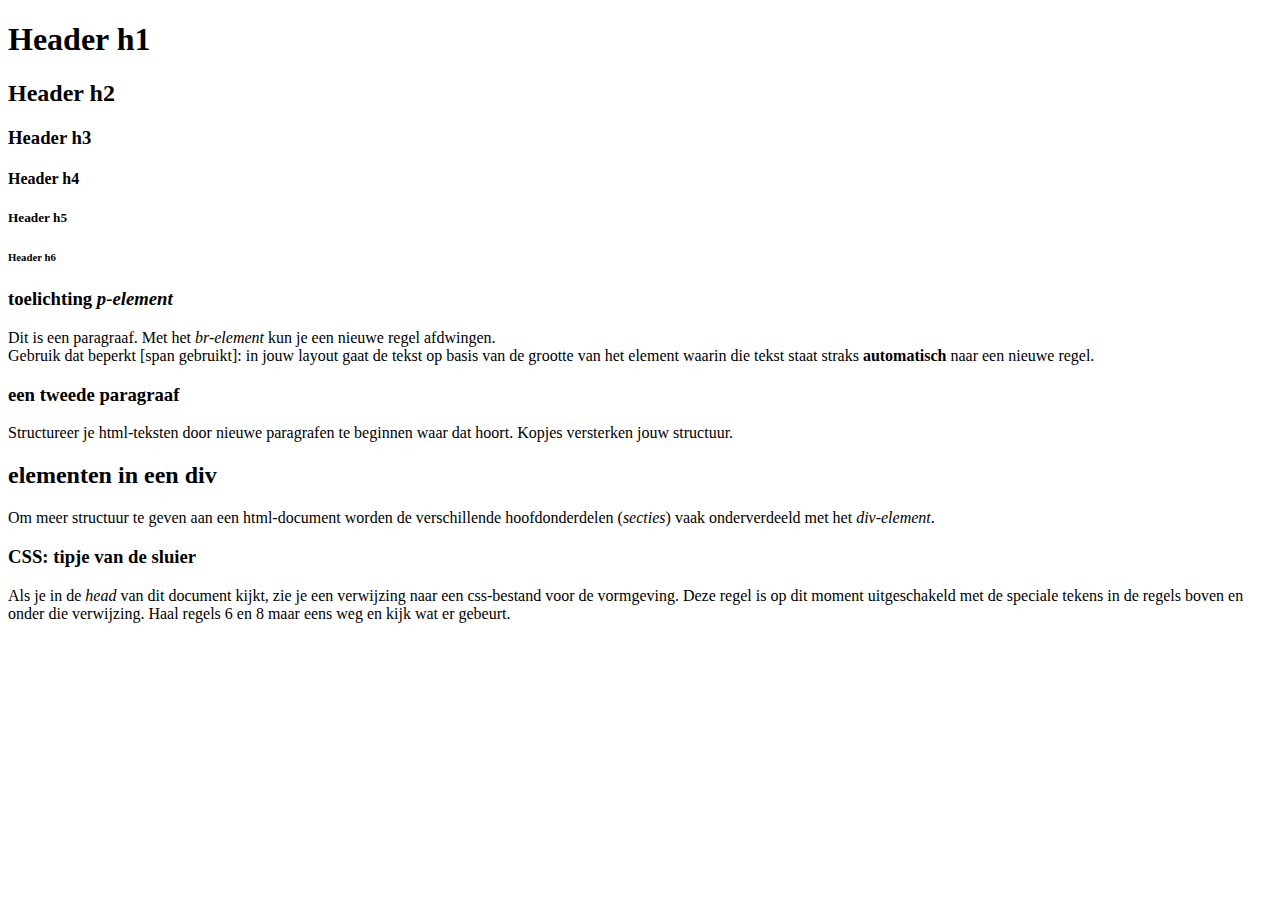
<file: voorbeeldenVanVNR/elementen/elementen.html>
<!DOCTYPE html>
<html lang="nl">
    <head>
        <meta charset="utf-8">
        <title>elementen</title>
        <!--
            <link rel="stylesheet" href="elementen.css">
        -->
    </head>
    <body>
        <h1>Header <strong>h1</strong></h1>
        <h2>Header <strong>h2</strong></h2>
        <h3>Header <strong>h3</strong></h3>
        <h4>Header <strong>h4</strong></h4>
        <h5>Header <strong>h5</strong></h5>
        <h6>Header <strong>h6</strong></h6>

        <h3>toelichting <em>p-element</em></h3>
        <p>
            Dit is een paragraaf. Met het <em>br-element</em> kun je een nieuwe regel afdwingen.<br>
            Gebruik dat <span>beperkt</span> [span gebruikt]: in jouw layout gaat de tekst op basis van de grootte van het element
            waarin die tekst staat straks <strong>automatisch</strong> naar een nieuwe regel.
        </p>
        <h3>een tweede paragraaf</h3>
        <p>
            Structureer je html-teksten door nieuwe paragrafen te beginnen waar dat hoort. Kopjes versterken jouw structuur.
        </p>

        <div>
            <h2>elementen in een div</h2>
            <p>
                Om meer structuur te geven aan een html-document worden de verschillende hoofdonderdelen (<em>secties</em>)
                vaak onderverdeeld met het <em>div-element</em>.
            </p>
        </div>

        <h3>CSS: tipje van de sluier</h3>
        <p>
            Als je in de <em>head</em> van dit document kijkt, zie je een verwijzing naar een css-bestand voor
            de vormgeving. Deze regel is op dit moment uitgeschakeld met de speciale tekens in de regels boven
            en onder die verwijzing. Haal regels 6 en 8 maar eens weg en kijk wat er gebeurt.
        </p>
    </body>
</html>
</file>
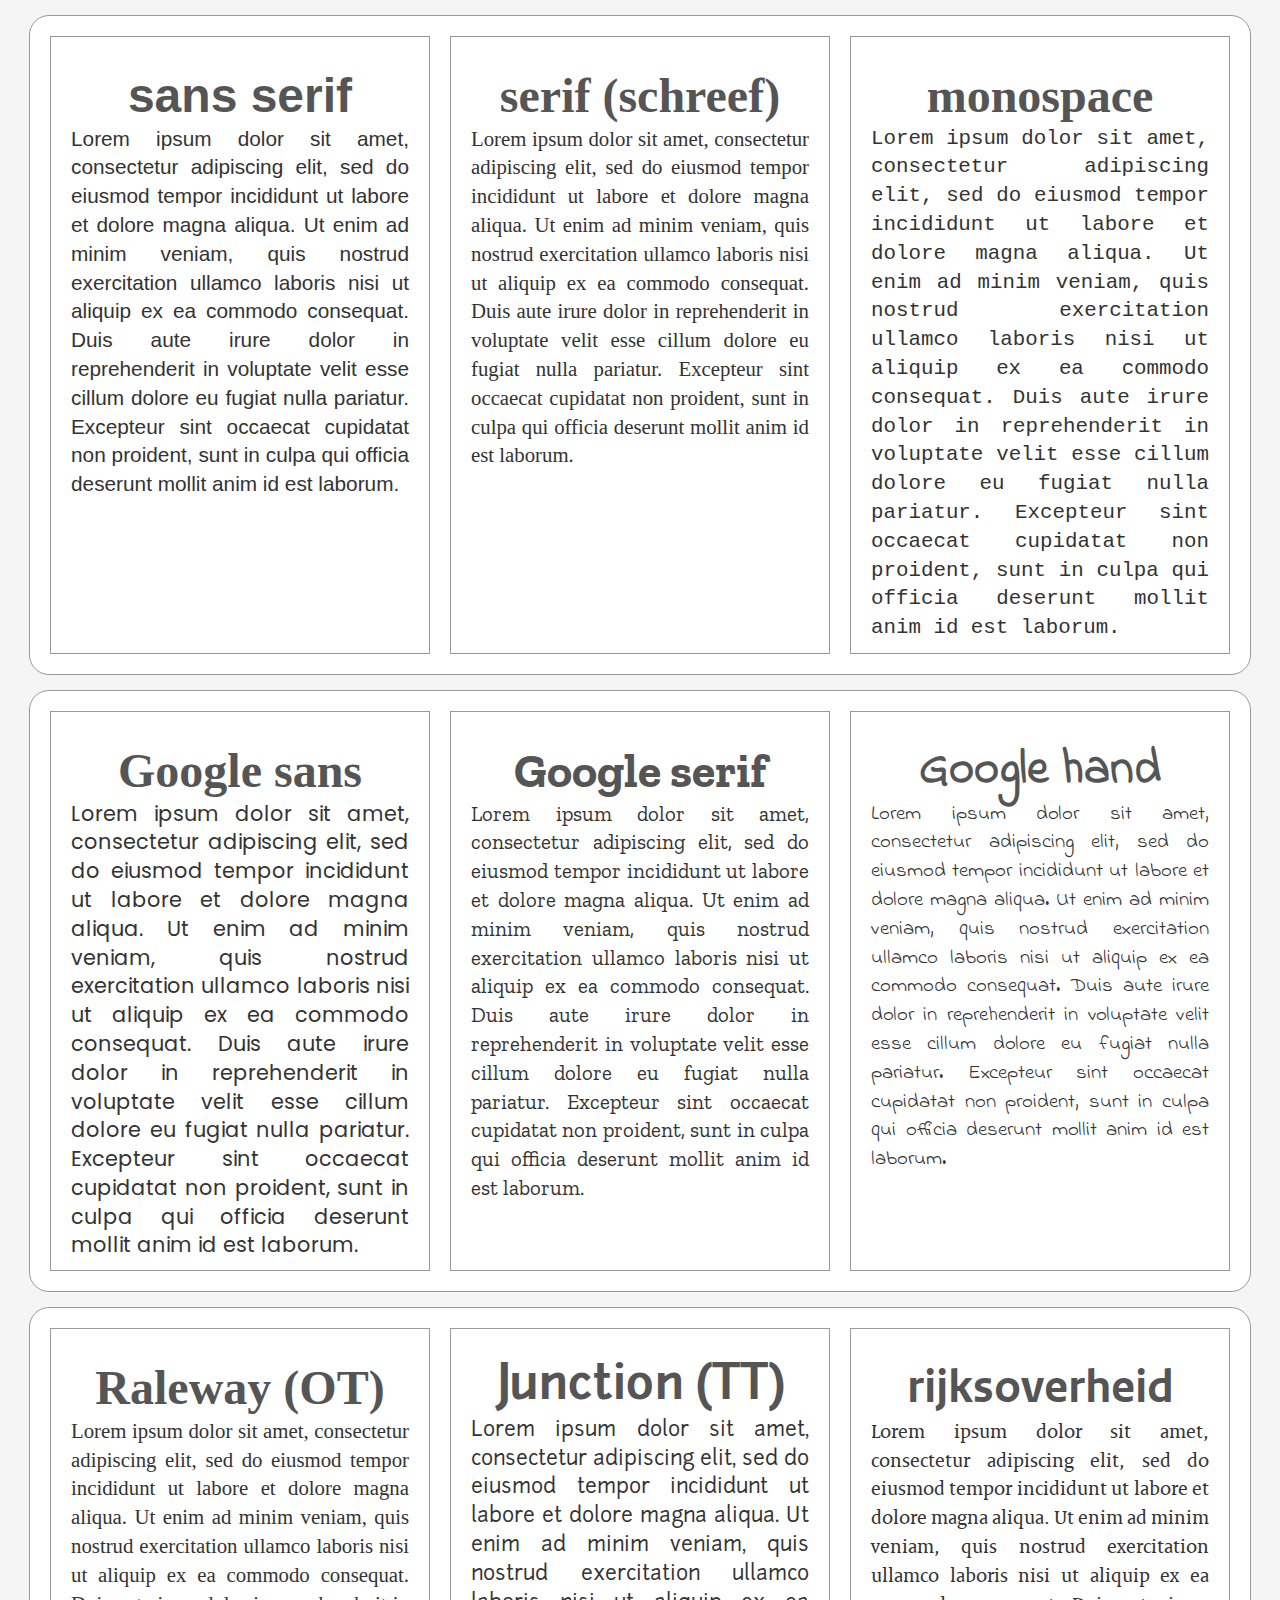
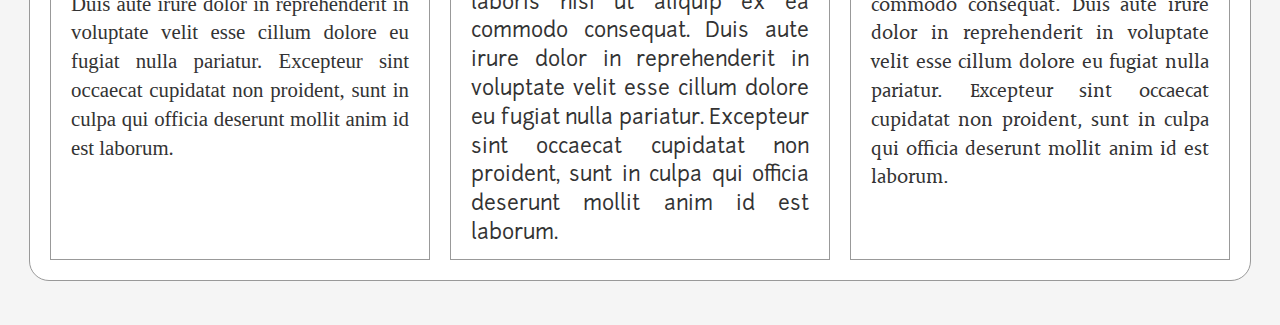
<file: voorbeeldenVanVNR/fonts/fonts.html>
<!DOCTYPE html>
<html lang="zxx">
    <head>
        <meta charset="utf-8">
        <title>fonts</title>
        <link rel="stylesheet" href="https://fonts.googleapis.com/css2?family=Indie+Flower&family=Poppins:wght@100;300&family=Zilla+Slab:wght@500">
        <link rel="stylesheet" href="fonts.css">
    </head>
    <body>
        <div class="container">
            <div class="box" id="sans">
                <h1>sans serif</h1>
                <p>
                    Lorem ipsum dolor sit amet, consectetur adipiscing elit, sed do eiusmod tempor incididunt ut labore et dolore magna aliqua. Ut enim ad minim veniam, quis nostrud exercitation ullamco laboris nisi ut aliquip ex ea commodo consequat. Duis aute irure dolor in reprehenderit in voluptate velit esse cillum dolore eu fugiat nulla pariatur. Excepteur sint occaecat cupidatat non proident, sunt in culpa qui officia deserunt mollit anim id est laborum.
                </p>
            </div>
            <div class="box" id="serif">
                <h1>serif (schreef)</h1>
                <p>
                    Lorem ipsum dolor sit amet, consectetur adipiscing elit, sed do eiusmod tempor incididunt ut labore et dolore magna aliqua. Ut enim ad minim veniam, quis nostrud exercitation ullamco laboris nisi ut aliquip ex ea commodo consequat. Duis aute irure dolor in reprehenderit in voluptate velit esse cillum dolore eu fugiat nulla pariatur. Excepteur sint occaecat cupidatat non proident, sunt in culpa qui officia deserunt mollit anim id est laborum.
                </p>
            </div>
            <div class="box" id="mono">
                <h1>monospace</h1>
                <p>
                    Lorem ipsum dolor sit amet, consectetur adipiscing elit, sed do eiusmod tempor incididunt ut labore et dolore magna aliqua. Ut enim ad minim veniam, quis nostrud exercitation ullamco laboris nisi ut aliquip ex ea commodo consequat. Duis aute irure dolor in reprehenderit in voluptate velit esse cillum dolore eu fugiat nulla pariatur. Excepteur sint occaecat cupidatat non proident, sunt in culpa qui officia deserunt mollit anim id est laborum.
                </p>
            </div>
        </div>

        <div class="container">
            <div class="box" id="gsans">
                <h1>Google sans</h1>
                <p>
                    Lorem ipsum dolor sit amet, consectetur adipiscing elit, sed do eiusmod tempor incididunt ut labore et dolore magna aliqua. Ut enim ad minim veniam, quis nostrud exercitation ullamco laboris nisi ut aliquip ex ea commodo consequat. Duis aute irure dolor in reprehenderit in voluptate velit esse cillum dolore eu fugiat nulla pariatur. Excepteur sint occaecat cupidatat non proident, sunt in culpa qui officia deserunt mollit anim id est laborum.
                </p>
            </div>
            <div class="box" id="gserif">
                <h1>Google serif</h1>
                <p>
                    Lorem ipsum dolor sit amet, consectetur adipiscing elit, sed do eiusmod tempor incididunt ut labore et dolore magna aliqua. Ut enim ad minim veniam, quis nostrud exercitation ullamco laboris nisi ut aliquip ex ea commodo consequat. Duis aute irure dolor in reprehenderit in voluptate velit esse cillum dolore eu fugiat nulla pariatur. Excepteur sint occaecat cupidatat non proident, sunt in culpa qui officia deserunt mollit anim id est laborum.
                </p>
            </div>
            <div class="box" id="ghand">
                <h1>Google hand</h1>
                <p>
                    Lorem ipsum dolor sit amet, consectetur adipiscing elit, sed do eiusmod tempor incididunt ut labore et dolore magna aliqua. Ut enim ad minim veniam, quis nostrud exercitation ullamco laboris nisi ut aliquip ex ea commodo consequat. Duis aute irure dolor in reprehenderit in voluptate velit esse cillum dolore eu fugiat nulla pariatur. Excepteur sint occaecat cupidatat non proident, sunt in culpa qui officia deserunt mollit anim id est laborum.
                </p>
            </div>
        </div>

        <div class="container">
            <div class="box" id="dotf">
                <h1>Raleway (OT)</h1>
                <p>
                    Lorem ipsum dolor sit amet, consectetur adipiscing elit, sed do eiusmod tempor incididunt ut labore et dolore magna aliqua. Ut enim ad minim veniam, quis nostrud exercitation ullamco laboris nisi ut aliquip ex ea commodo consequat. Duis aute irure dolor in reprehenderit in voluptate velit esse cillum dolore eu fugiat nulla pariatur. Excepteur sint occaecat cupidatat non proident, sunt in culpa qui officia deserunt mollit anim id est laborum.
                </p>
            </div>
            <div class="box" id="dtruetype">
                <h1>Junction (TT)</h1>
                <p>
                    Lorem ipsum dolor sit amet, consectetur adipiscing elit, sed do eiusmod tempor incididunt ut labore et dolore magna aliqua. Ut enim ad minim veniam, quis nostrud exercitation ullamco laboris nisi ut aliquip ex ea commodo consequat. Duis aute irure dolor in reprehenderit in voluptate velit esse cillum dolore eu fugiat nulla pariatur. Excepteur sint occaecat cupidatat non proident, sunt in culpa qui officia deserunt mollit anim id est laborum.
                </p>
            </div>
            <div class="box" id="dover">
                <h1>rijksoverheid</h1>
                <p>
                    Lorem ipsum dolor sit amet, consectetur adipiscing elit, sed do eiusmod tempor incididunt ut labore et dolore magna aliqua. Ut enim ad minim veniam, quis nostrud exercitation ullamco laboris nisi ut aliquip ex ea commodo consequat. Duis aute irure dolor in reprehenderit in voluptate velit esse cillum dolore eu fugiat nulla pariatur. Excepteur sint occaecat cupidatat non proident, sunt in culpa qui officia deserunt mollit anim id est laborum.
                </p>
            </div>
        </div>
    </body>
</html>
</file>
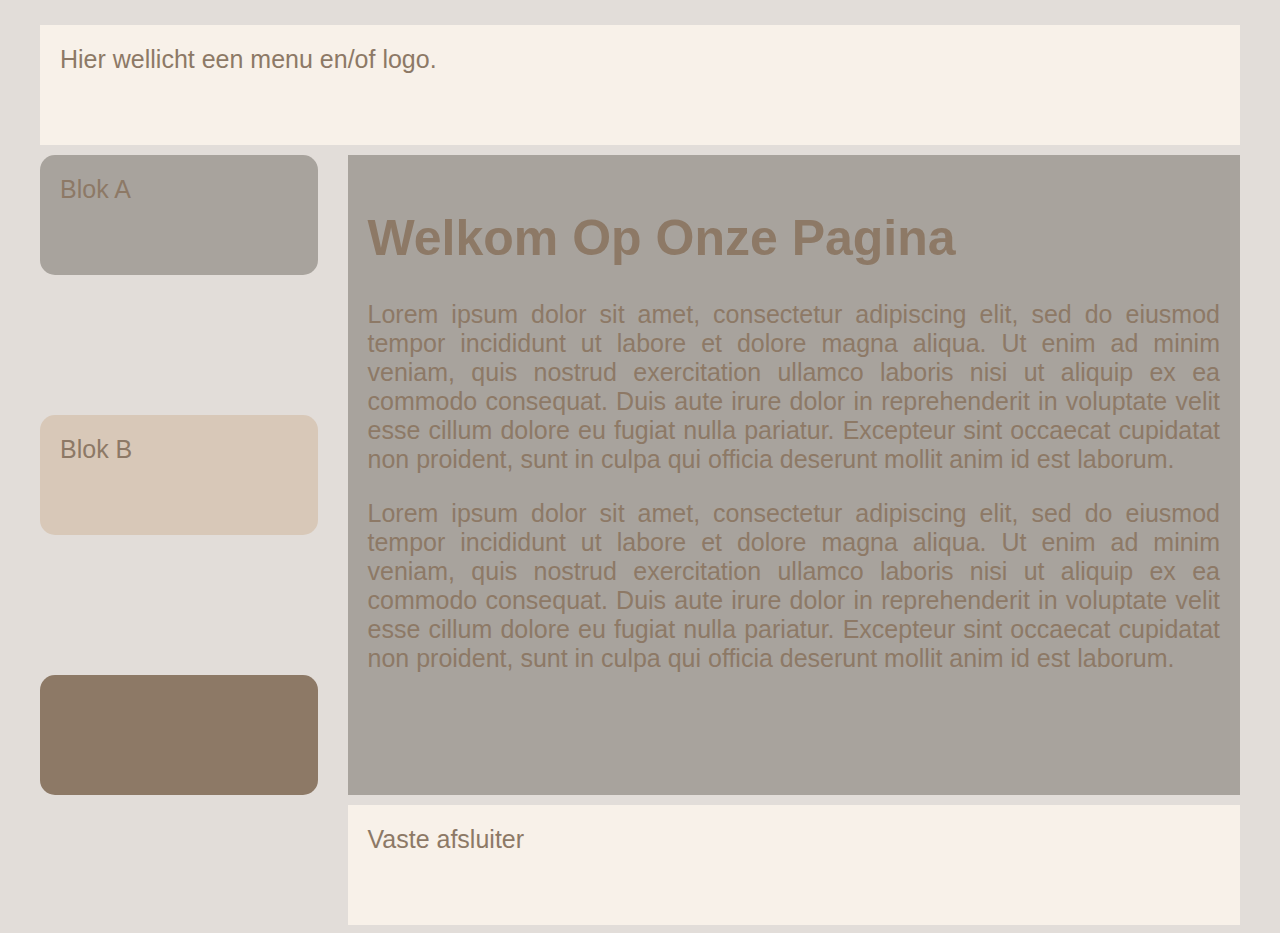
<file: voorbeeldenVanVNR/grid/grid.html>
<!DOCTYPE html>
<html lang="nl">
    <head>
        <meta charset="utf-8">
        <title>grid-layout</title>
        
            <link rel="stylesheet" href="grid.css">
        
    </head>
    <body>
        <div class="container">
            <header class="header">
                Hier wellicht een menu en/of logo.
            </header>
            
            <article class="inhoud">
                <h1>Welkom Op Onze Pagina</h1>
                <p>
                    Lorem ipsum dolor sit amet, consectetur adipiscing elit, sed do eiusmod tempor incididunt ut labore et dolore magna aliqua. Ut enim ad minim veniam, quis nostrud exercitation ullamco laboris nisi ut aliquip ex ea commodo consequat. Duis aute irure dolor in reprehenderit in voluptate velit esse cillum dolore eu fugiat nulla pariatur. Excepteur sint occaecat cupidatat non proident, sunt in culpa qui officia deserunt mollit anim id est laborum.
                </p>
                <p>
                    Lorem ipsum dolor sit amet, consectetur adipiscing elit, sed do eiusmod tempor incididunt ut labore et dolore magna aliqua. Ut enim ad minim veniam, quis nostrud exercitation ullamco laboris nisi ut aliquip ex ea commodo consequat. Duis aute irure dolor in reprehenderit in voluptate velit esse cillum dolore eu fugiat nulla pariatur. Excepteur sint occaecat cupidatat non proident, sunt in culpa qui officia deserunt mollit anim id est laborum.
                </p>
            </article>

            <div class="links A">
                Blok A
            </div>
            <div class="links B">
                Blok B
            </div>
            <div class="links C">
                Blok C
            </div>
            <footer class="footer">
                Vaste afsluiter
            </footer>
          </div>
    </body>
</html>
</file>
<file: bronnen/bronnen.css>
body {
  padding: 0;
  margin: 0;   
  font-family: 'Mukta',sans-serif;
}

h1,h2,h3 {
  margin: 0;
}

h2 {
  padding: 10px;
  background-color: #555;
  color: whitesmoke;
  font-size: 1.2em;
  text-transform: uppercase;
  text-align: center;
  letter-spacing: 2px;
}

h3 {
  margin-top: 3em;
  padding-top: .56em;
  border-top: .2em solid #555;
}

li,ul {
  padding: 5px 2px 2px 2px;
  margin: 0;
}

li {
  list-style: none;
}

a {
  text-decoration: none;
  color: blue;
  text-transform: uppercase;
}

a:hover {
  color: whitesmoke;
  background-color: #111;
}

li:hover {
  background-color: yellow;
}
  
#container {
  width: 80%;
  margin: auto;
  margin-top: 3%;
  padding: 1%;
  background-color: whitesmoke;
  color: #555;
  border: 1px dashed #555;
}

#grid-container {
  display: grid;
  grid-template-rows: repeat(2, 1fr); /* 1fr: gebruik alle free space */
  grid-template-columns: repeat(3, 1fr);
  grid-gap: 2vw; /* 2 t.o.v. viewport width */    
}
  
.box {
  font-family: 'Josefin Sans',sans-serif;
  background-color: #FFF;
}

.c2 h3 a {
  color: #1FABDA;
}
</file>
<file: PO/css/vormgeving.css>
html, body {
    padding: 0;
    margin: 0;   
}

body {
    background:aqua;
    color:#00ffff;
    font-family:'Segoe UI', Tahoma, Geneva, Verdana, sans-serif;
    size: 14px;
    padding-left: 10%;
    
}

h1{
    color: red;
    letter-spacing: 2px;
   
}

.container{
    background-color: red;
    width: 1000px;
    padding: 15px;
    margin: 20px;
   
  

}
</file>
<file: voorbeeldenVanVNR/css/vb.css>
body {
    padding: 0;
    margin: 0;   
    font-family: 'Mukta',sans-serif;
}

#container {
    width: 45%;
    margin: auto;
    margin-top: 3%;
    padding: 5%;
    background-color: whitesmoke;
    color: #555;
    border: 1px dashed #555;
}

table {
    width: 100%;
    height: auto;
    margin-left: 0%;
    border-collapse: collapse;
    background-color: #FFF;
    font-family: 'Josefin Sans',sans-serif;
}

thead {
    background-color: #555;
}

th {
    padding: 10px 0px 10px 0px;
    color: whitesmoke;
    font-size: 1.2em;
    text-transform: uppercase;
    text-align: left;
    letter-spacing: 2px;
}

tr {
    border-bottom: 1px solid #555;
}

td,th {
    padding: 0.2em;
    padding-top: 0.4em;
}

a {
    text-decoration: none;
    color: dodgerblue;
}

tbody a {
    color: blue;
    text-transform: uppercase;
}

tbody tr:hover {
    background-color: whitesmoke;
}
</file>
<file: voorbeeldenVanVNR/afbeeldingen/afbeeldingen.css>
* {
    margin: 0;
    padding: 0;
}

body {
    background-color: whitesmoke;
    font-family:'Segoe UI', Tahoma, Geneva, Verdana, sans-serif;
    font-size: 12px;
}

h1 {
    text-transform: uppercase;
    color: #333;
    margin-left: 0px;
}

p {
    margin-bottom: 10px;
}

.vogelplaatjeLinks, .vogelplaatjeRechts {
    width: 230px;
}

.vogelplaatjeLinks {
    float: left;
    margin-right: 10px;

}

.vogelplaatjeRechts {
    float: right;
    margin-left: 10px;
}

.fotodiv {
    background-image: url(vogel.jpg);
}

.L {
    background-size: contain;
    background-repeat: no-repeat;
    background-position-x: left;
}

.M {
    background-size: cover;
    background-repeat: no-repeat;
    background-position-y: bottom;
}

.R {
    background-size: auto;
    background-repeat: no-repeat;
    background-position: right center;
}

.container {
    max-width: 1652px;
    background-color: white;
    padding: 10px;
    margin: 15px auto;
    text-align: justify;
    display: flex;
}

.box, .double {
    background-color:transparent;
    margin: 10px;
    padding: 30px 20px 10px 20px;
    border: 1px solid #999;
}

.box {
    width: 350px;
}

.double {
    width: 762px;
}
</file>
<file: voorbeeldenVanVNR/boxmodel/boxmodel.css>
body {
    background-color:antiquewhite;
    font-family: Cambria, Cochin, Georgia, Times, 'Times New Roman', serif;
    font-size: 12px;
    /* MERK OP: de body heeft standaard een margin */
    margin: 0;
}

.container {
    background-color: whitesmoke;
    width: 1000px;
    padding: 10px;
    margin: 15px auto;
    text-align: justify;
    display: flex;
    border: 3px dotted #CCC;
}

.box {
    background-color:lavender;
    margin: 10px;
    /* met de klok mee van boven naar rechts naar onder naar links */
    padding: 30px 20px 10px 20px;
    border: 1px solid #999;
}

.onder {
    font-weight: 600;
    border: 1px solid #999;
    border-radius: 20px;
    background-color: transparent;
    color: #333;
}

.onder .box {
    background-color: transparent;
    border: none;
}

.onder .box:hover {
    background-color: whitesmoke;
    border: 1px solid red;
    margin: 9px;
}

h1,p {
    margin: 0px;
}

.onder h1 {
    font-variant: small-caps;
    letter-spacing: .15em;
    text-align: center;
}
</file>
<file: voorbeeldenVanVNR/classID/classID.css>
body {
    padding: 0;
    margin: 0;   
    font-family:'Segoe UI', Tahoma, Geneva, Verdana, sans-serif;
    background-color: whitesmoke;
    background-size: cover;
    color: #333;
}

#container {
    margin: 2px 5px 2px 5px;
    border: 1px dashed #AAA;
    align-items: center;
    display:inline-flex;
    background-color: white;
}

.vierkant {
    width: 200px;
    height: 200px;
    margin: 20px;
    background-color: chocolate;
    padding: 10px;
}

#uniek {
    background-color: darkred;
    color: salmon;
}

#uniek h2 {
    text-transform: uppercase;
}
</file>
<file: voorbeeldenVanVNR/combi/combi.css>
body {
    padding: 0;
    margin: 0;   
    font-family:'Segoe UI', Tahoma, Geneva, Verdana, sans-serif;
    background-color: whitesmoke;
    background-size: cover;
    color: #333;
}

#container {
    margin: 2px 5px 2px 5px;
    border: 1px dashed #AAA;
    align-items: center;
    display:inline-flex;
    background-color: white;
}

.box {
    width: 200px;
    margin: 20px;
    background-color: lightgreen;
    padding: 10px;
}

h2 {
    color: darkgreen;
}

div.zwart {
    background-color: black;
    color: thistle;
}

#uniek {
    background-color: burlywood;
    color: salmon;
}

#uniek h2 {
    text-transform: uppercase;
}
</file>
<file: voorbeeldenVanVNR/css1/css1.css>
body {
    padding: 0;
    margin: 0;   
    font-family:Cambria, Cochin, Georgia, Times, 'Times New Roman', serif;
    color: #AAA;
    background-color: #111;
}

h1 {
    font-size: 48px;
    color: turquoise;
    margin: 0;
}

a {
    text-decoration: none;
    color: yellow;
}

span,a:hover {
    color: #111;
    background-color: #EEE;
}

#container {
    border: 1px solid #AAA;
    background-color: #000;
    width: 30%;
    margin: auto;
    margin-top: 1%;
    padding: 0 5% 0 5%;    
}

#container h1,span {
    font-variant: small-caps;
}

.meerdaneen {
    background-color: #AAA;
    background-color: lightsteelblue;
    width: 40%;
    margin-left: auto;
    margin-bottom: 10px;
    text-align: center;
}

.meerdaneen h1 {
    color: #EEE;
    font-size: 36px;
    margin: 0;
}
</file>
<file: voorbeeldenVanVNR/div1/div1.css>
body {
    padding: 0;
    margin: 0;   
    font-family:'Segoe UI', Tahoma, Geneva, Verdana, sans-serif;
    color: #333;
}

#container {
    margin: 2%;
    border: 1px dashed #AAA;    
}

#hoofdpagina {
    display: flex;
    width: 65%;
    border: 1px dashed black;
}

#links {
    width: 70%;
    background-color: lightsteelblue;
    padding: 5% 2% 0% 2%;
}

#rechts {
    width: 30%;
}

img {
    width: 50%;
    margin-left: 25%;
}

#footer {
    background-color: #333;
    color: #DDD;
    text-align: right;
}
</file>
<file: voorbeeldenVanVNR/divontwerp/divontwerp.css>
* {
    padding: 0;
    margin: 0;
}

html {
    font-size: 62.5%;
    height: 100%;
}


body {
    height: 100%;
    background-color: #111;
    font-family: 'Gill Sans', 'Gill Sans MT', Calibri, 'Trebuchet MS', sans-serif;
}

#menu {
    width: 60%;
    height: 15%;
    background-color: darkgoldenrod;
    margin-left: 10%;
    padding-left: 10%;
}

#container {
    display: flex;
    width: 70%;
    height: 80%;
    background-color: darkseagreen;
    margin-left: 10%;
    background-color: #CCC;
}

#content {
    width: 75%;
    color: #333;
    padding: 2% 25% 2% 15%;
}

#plaatjes {
    width: 25%;
    height: 100%;
    background-color: gray;
}

.horizontaal {
    background-color: honeydew;
    float: left;
    font-size: 4.0rem;
    width: 100%;
    margin-top: 4%;
}

.horizontaal li {
    display: inline;
    text-align: center;
    margin: 0px 20px;
    width: 15%;
    padding: 0 2%;
    margin: auto;
    font-size: 5rem;
    font-variant: small-caps;
}

a {
    text-decoration: none;
    color: #333;
}

a:hover, li:hover {
    background-color: #CCC;
}

h1 {
    font-size: 4rem;
    font-weight: 900;  
    text-align: right;  
    text-transform: lowercase;
    font-variant: small-caps;
}

p {
    font-size: 1.7rem;
    margin-bottom: 2rem;
    text-align: justify;
}

.fotobalk {
    width: 60%;
    height: auto;
    border: 5px solid darkgoldenrod;
    margin-left: 20%;
    margin-top: 25%;
}
</file>
<file: voorbeeldenVanVNR/elementen/elementen.css>
body {
    padding: 0;
    margin: 0;   
    font-family:'Segoe UI', Tahoma, Geneva, Verdana, sans-serif;
    background-color: darkslategray;
    color: cornsilk; 
}

h2 {
    color: darkslategray;
    font-size: 2em;
}

h3,p {
    margin-left: 10%;
    width: 25%;
}

span {
    font-variant: small-caps;
    font-weight: 900;
    background-color: black;
    color: white;
}

div {
    background-color: lightslategrey;
    width: 50%;
    margin: 2%;
    padding: 1%;
    border: 4px solid cornsilk;
    font-family: 'Trebuchet MS', 'Lucida Sans Unicode', 'Lucida Grande', 'Lucida Sans', Arial, sans-serif;
    font-size: 1.2em;
}

div p {
    width: auto;
}
</file>
<file: voorbeeldenVanVNR/fonts/fonts.css>
body {
    background-color:whitesmoke;
    margin: 0;
    font-size: 62.5%;
}

.container {
    background-color: white;
    padding: 10px;
    width: 1200px;
    margin: 15px auto;
    display: flex;
    border: 1px solid #999;
    border-radius: 20px;
}

.box {
    width: 390px;
    margin: 10px;
    padding: 30px 20px 10px 20px;
    border: 1px solid #999;
    text-align: justify;
}
.box:hover {
    background-color: #FBFBFB;
    border: 1px solid #DDD;
    text-align: left;
}

h1,h2,p {
    margin: 0px;
}

h1 {
    font-size: 3rem;
    line-height: 3.6rem;
    color: #555;
    text-align: center;
}

@font-face {
    font-family: 'Helvetica';
    src: url('Helvetica.ttf') format('ttf');
}

h2 {
    font-family: 'Helvetica';
    font-size: 3rem;
    line-height: 3.6rem;
    color: #555;
    text-align: center;
    margin-top: 30px;
}

p {
    font-size: 1.3rem;
    line-height: 1.8rem;
    color: #333;
}

#sans {
    font-family: sans-serif;
}

#serif {
    font-family: serif;
}

#mono p {
    font-family: monospace;
}

#gsans p {
    font-family: 'Poppins';
}

#gserif {
    font-family: 'Zilla Slab';
}

#ghand {
    font-family: 'Indie Flower';
}

@font-face {
    font-family: 'Raleway';
    src: url('Raleway/Raleway-Regular.otf') format('otf');
}

#dotf {
    font-family: 'Raleway';
}

@font-face {
    font-family: 'Junction';
    src: url('Junction/webfonts/junction-regular.ttf') format('truetype');
    font-weight: normal;
}

@font-face {
    font-family: 'Junction';
    src: url('Junction/webfonts/junction-bold.ttf') format('truetype');
    font-weight: bold;
}

#dtruetype {
    font-family: 'Junction';
}

@font-face {
    font-family: "RO";
    src: url('RijksOverheid/ROserifwebregular.woff') format('woff');
}

@font-face {
    font-family: "RO";
    src: url('RijksOverheid/ROsanswebtextbold.woff') format('woff');
	font-weight: bold;
}

#dover {
    font-family: 'RO';
}
</file>
<file: voorbeeldenVanVNR/grid/grid.css>
/*
    palet: https://www.colourlovers.com/palette/67170/Trajan
*/

:root {
    --oldstyle:#8D7966;
    --handtooled: #A8A39D;
    --trajantheman: #D8C8B8;
    --trajansdeath: #E2DDD9;
    --bestfaceever: #F8F1E9;

    /* deze techniek is ook voor andere waarden te gebruiken! */
    --breedte: 1000px;
}

html {
    font-size: 62.5%;
}

body {
    font-family:'Segoe UI', Tahoma, Geneva, Verdana, sans-serif;
    background-color: var(--trajansdeath);
    margin-top: 25px;
}

.container {
    display: grid;
    grid-gap: 10px;
    grid-template-columns: 1fr 3fr;
    grid-auto-rows: minmax(120px,auto);
    max-width: 1200px;
    margin: 0 auto;
}

.container > * {
    background-color: var(--handtooled);
    color: var(--oldstyle);
    padding: 20px;
    font-size: 2.5rem;
    text-align: justify;
}

.links {
    grid-column: 1;
    width: 80%;
    border-radius: 15px;
}

.header {
    grid-column: 1 / -1; /* of 3 ipv -1 */
    background-color: var(--bestfaceever);
}

.inhoud {
    grid-column: 2;
    grid-row: 2 / 7;
}

.footer {
    grid-column: 2 / -1;
    background-color: var(--bestfaceever);
}

.A {
    grid-row: 2;
    background-color: var(--handtooled);
}

.B {
    grid-row: 4;
    background-color: var(--trajantheman);
}

.C {
    grid-row: 6;
    background-color: var(--oldstyle);
}
</file>
